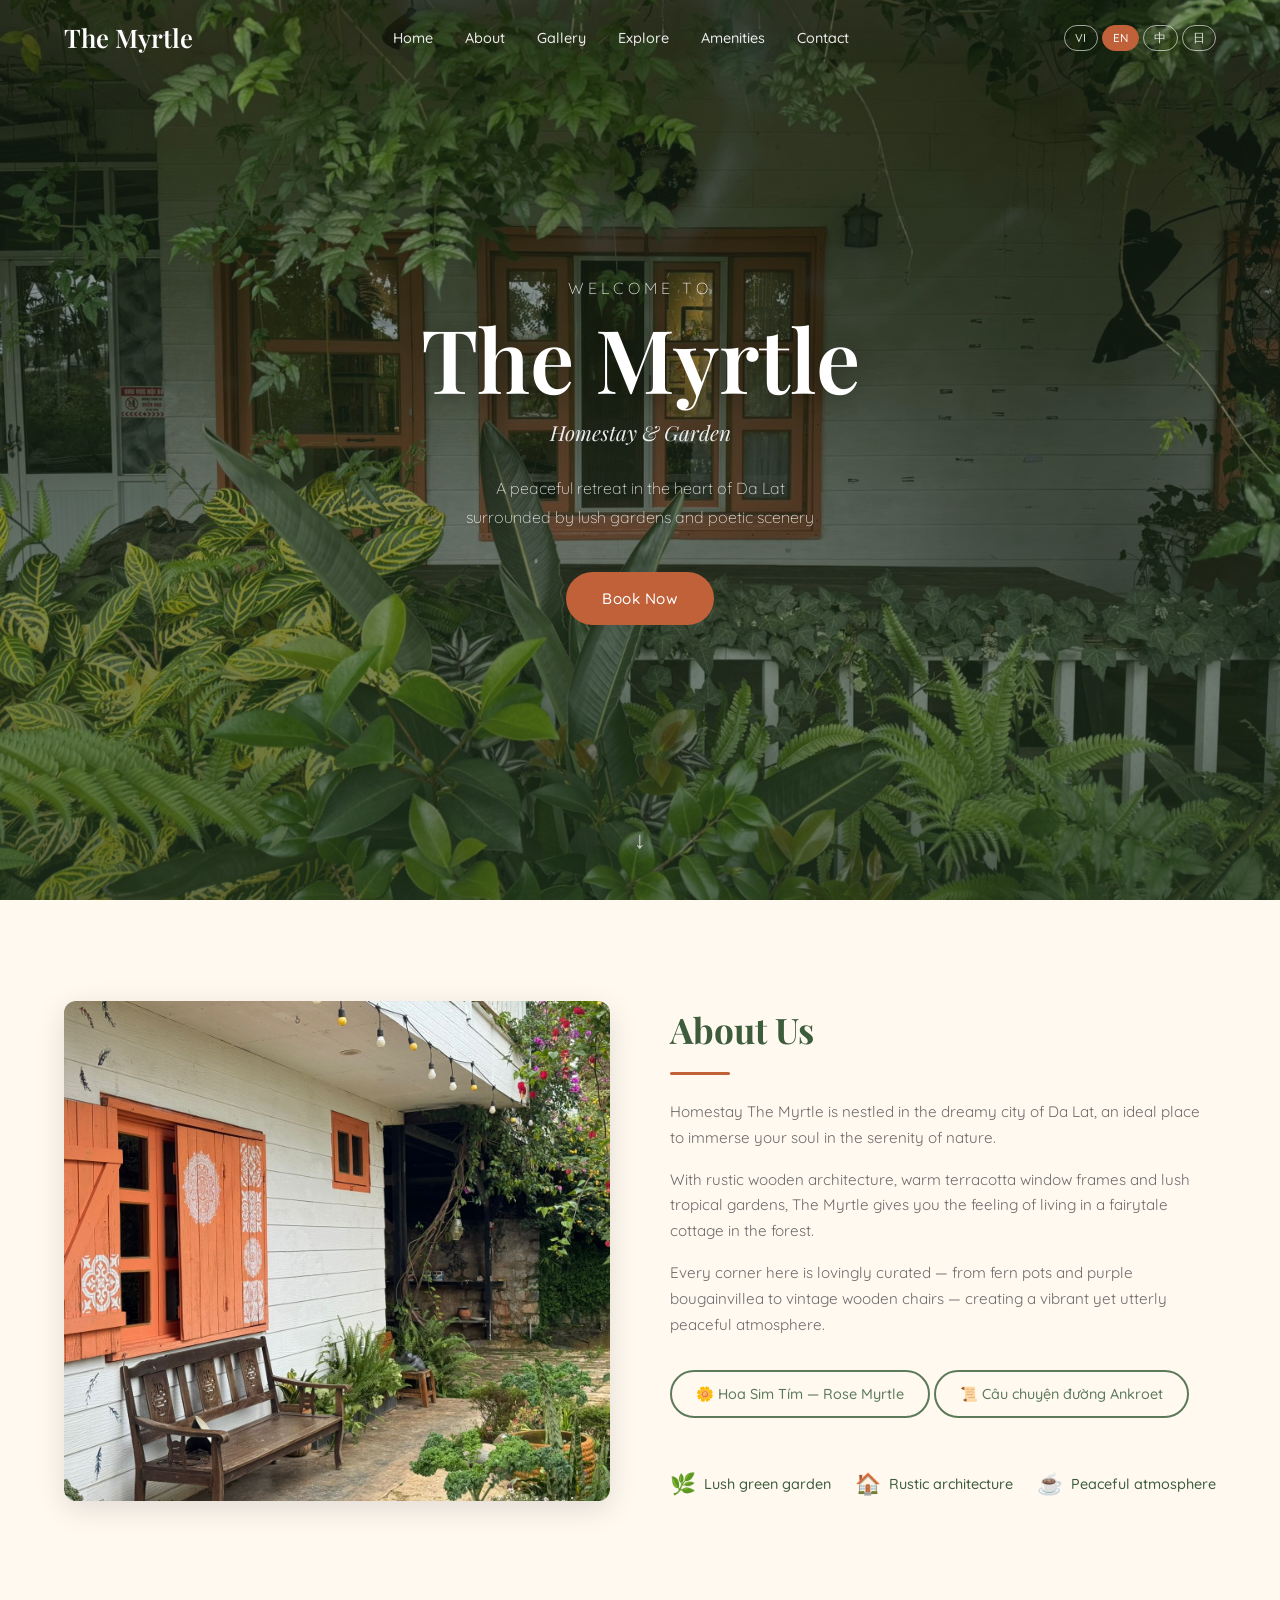
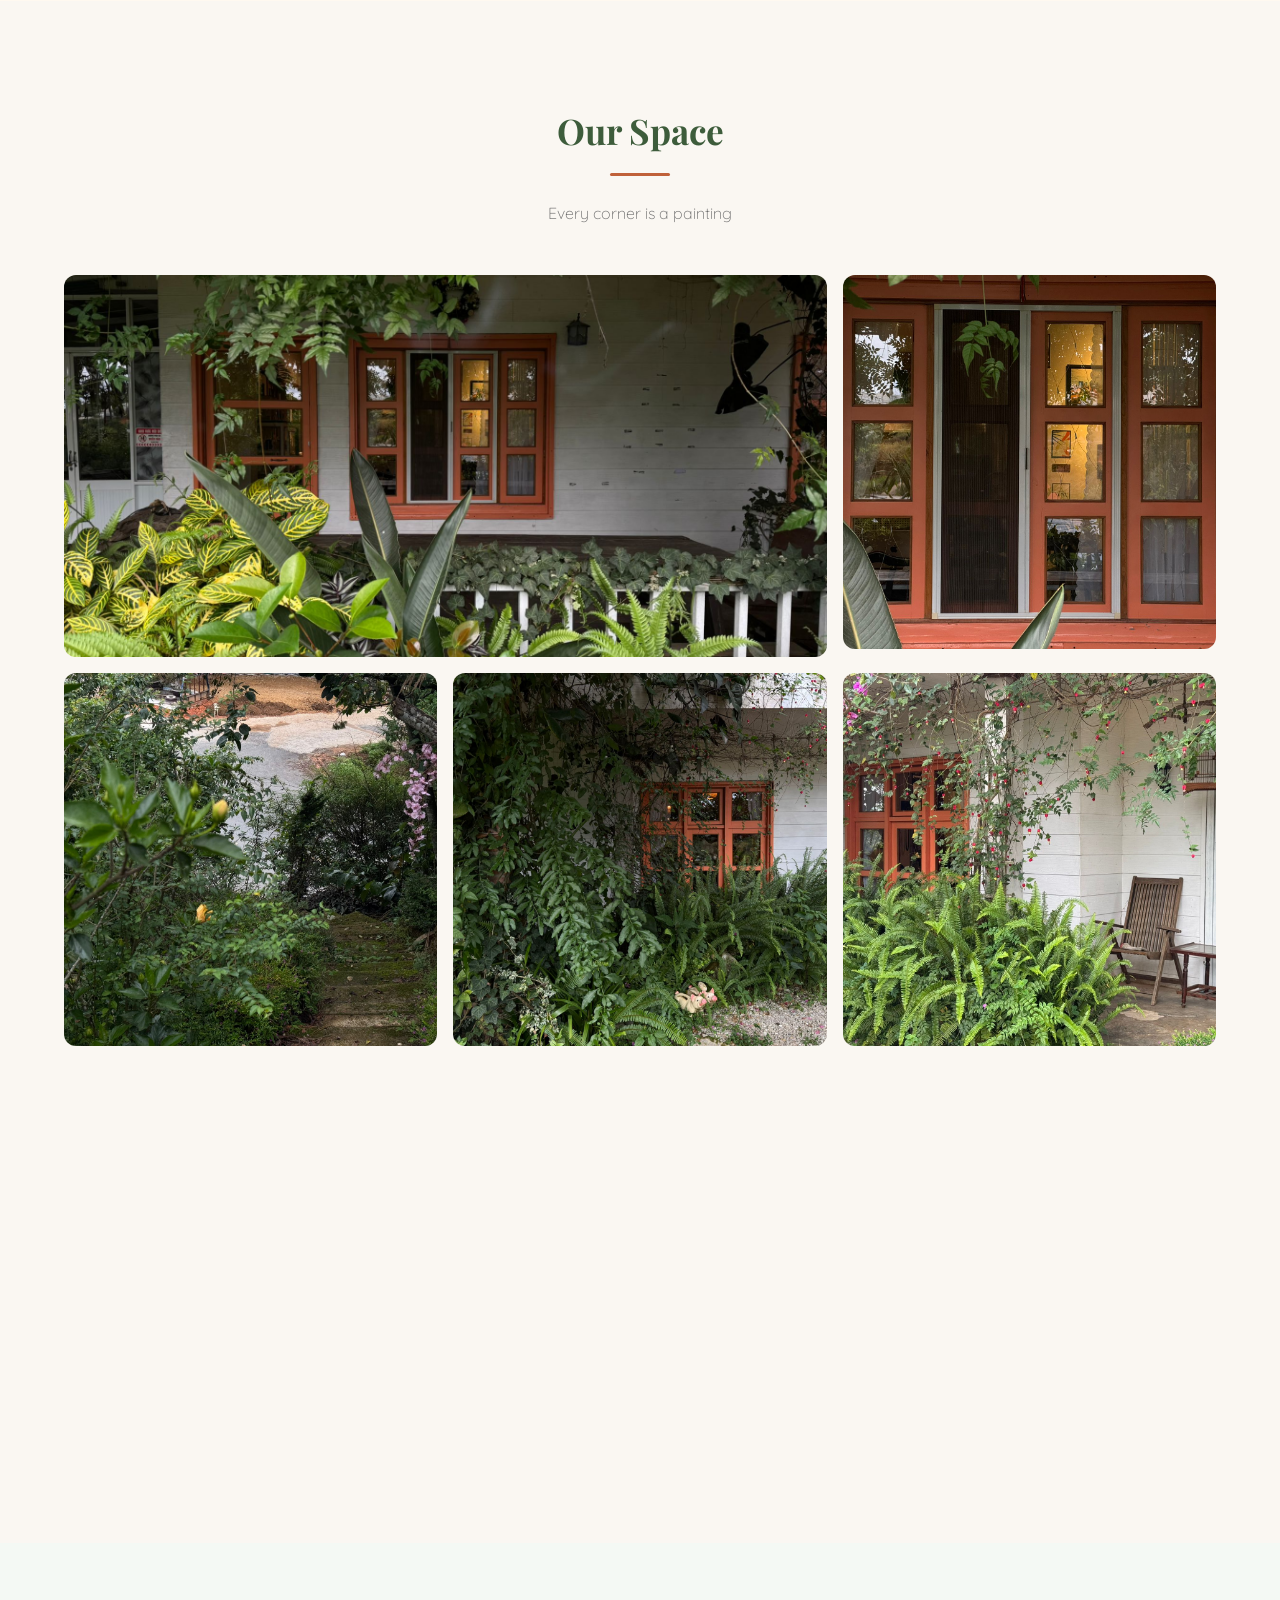
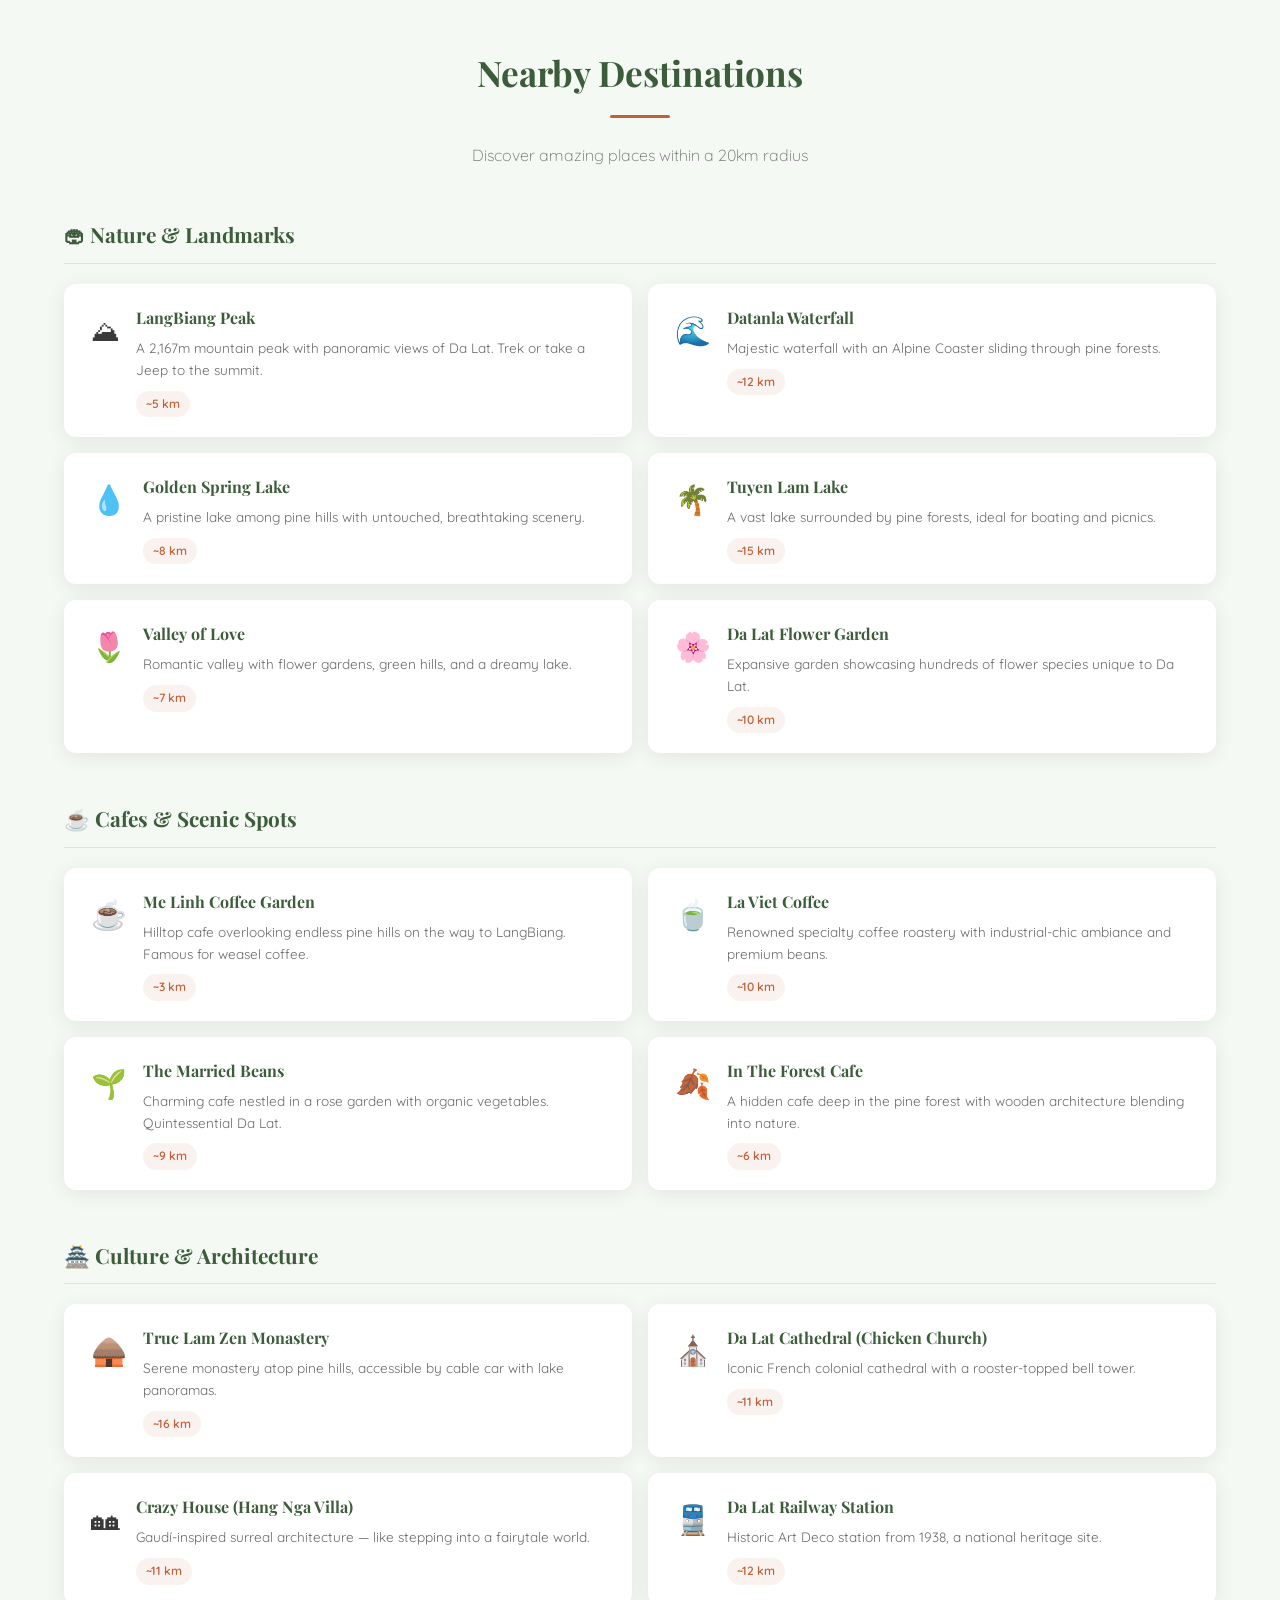
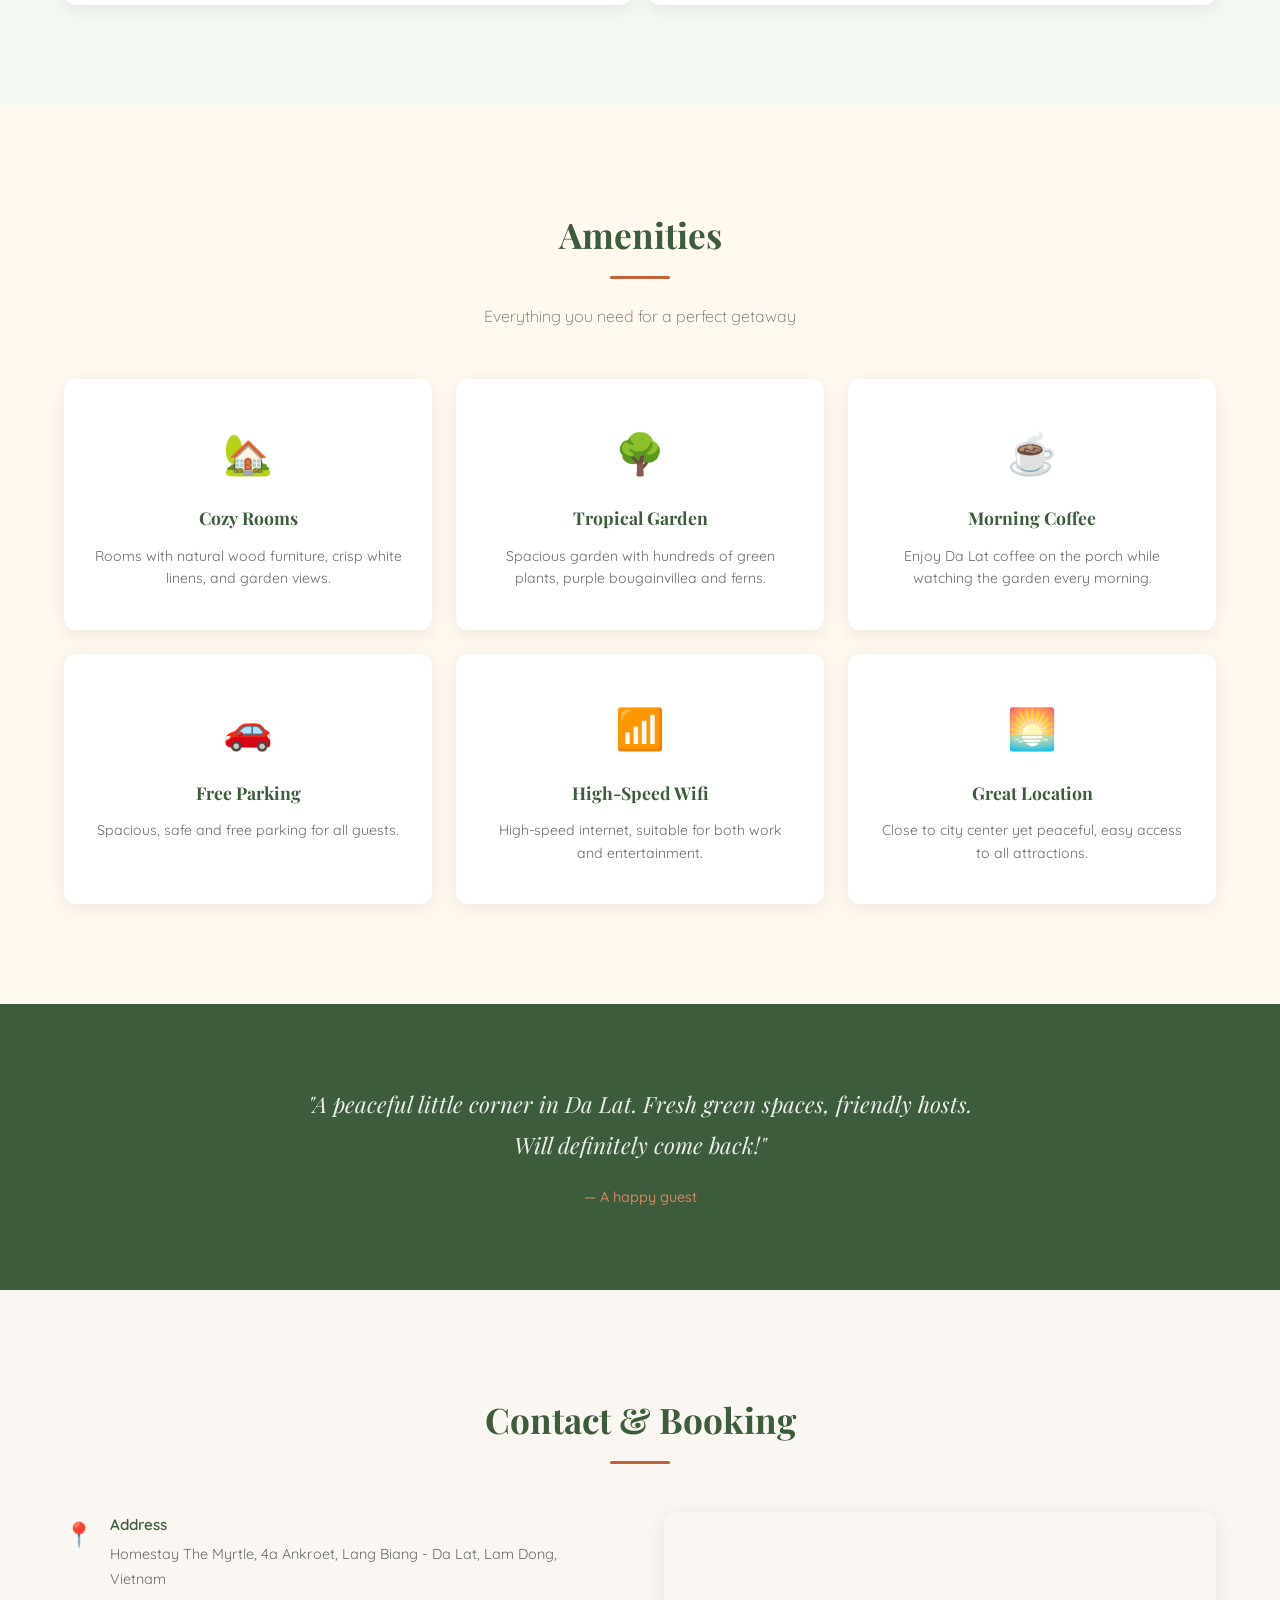
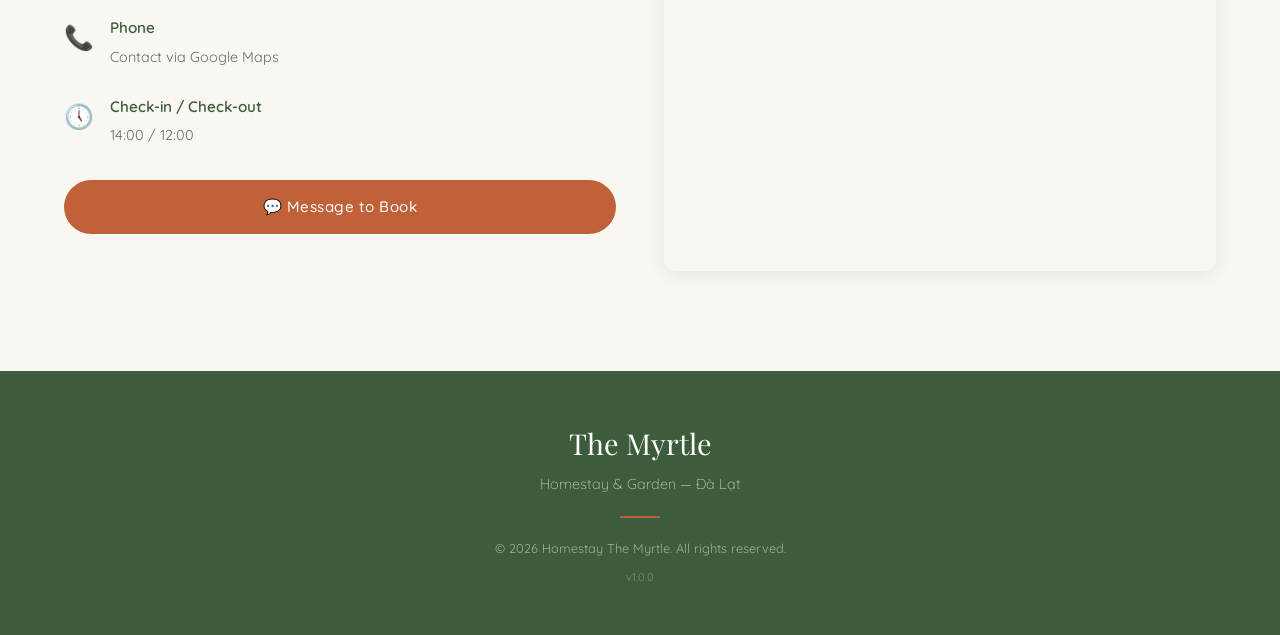
<file: index.html>
<!DOCTYPE html>
<html lang="vi">
<head>
    <meta charset="UTF-8">
    <meta name="viewport" content="width=device-width, initial-scale=1.0">
    <title>Homestay The Myrtle - Đà Lạt</title>
    <meta name="description" content="Homestay The Myrtle - Nơi nghỉ dưỡng yên bình giữa lòng Đà Lạt, bao quanh bởi vườn cây xanh mát và hoa lá thơ mộng.">

    <!-- Open Graph / Facebook -->
    <meta property="og:type" content="website">
    <meta property="og:title" content="Homestay The Myrtle - Đà Lạt">
    <meta property="og:description" content="Nơi nghỉ dưỡng yên bình giữa lòng Đà Lạt, bao quanh bởi vườn cây xanh mát và hoa lá thơ mộng.">
    <meta property="og:image" content="https://themyrtle.homes/images/og-image.jpg">
    <meta property="og:image:width" content="1200">
    <meta property="og:image:height" content="630">
    <meta property="og:locale" content="vi_VN">
    <meta property="og:site_name" content="Homestay The Myrtle">

    <!-- Twitter Card -->
    <meta name="twitter:card" content="summary_large_image">
    <meta name="twitter:title" content="Homestay The Myrtle - Đà Lạt">
    <meta name="twitter:description" content="Nơi nghỉ dưỡng yên bình giữa lòng Đà Lạt, bao quanh bởi vườn cây xanh mát và hoa lá thơ mộng.">
    <meta name="twitter:image" content="images/og-image.jpg">

    <link rel="icon" type="image/png" href="favicon.png">

    <link rel="preconnect" href="https://fonts.googleapis.com">
    <link rel="preconnect" href="https://fonts.gstatic.com" crossorigin>
    <link href="https://fonts.googleapis.com/css2?family=Playfair+Display:ital,wght@0,400;0,600;1,400&family=Quicksand:wght@300;400;500;600&family=Noto+Sans+JP:wght@300;400;500&family=Noto+Sans+SC:wght@300;400;500&display=swap" rel="stylesheet">
    <link rel="stylesheet" href="style.css">
</head>
<body>
    <!-- Navigation -->
    <nav class="navbar">
        <div class="nav-container">
            <a href="#home" class="nav-logo">The Myrtle</a>
            <ul class="nav-links">
                <li><a href="#home" data-i18n="nav.home">Trang chủ</a></li>
                <li><a href="#about" data-i18n="nav.about">Giới thiệu</a></li>
                <li><a href="#gallery" data-i18n="nav.gallery">Hình ảnh</a></li>
                <li><a href="#destinations" data-i18n="nav.destinations">Điểm đến</a></li>
                <li><a href="#amenities" data-i18n="nav.amenities">Tiện nghi</a></li>
                <li><a href="#contact" data-i18n="nav.contact">Liên hệ</a></li>
            </ul>
            <div class="lang-switcher">
                <button class="lang-btn active" data-lang="vi">VI</button>
                <button class="lang-btn" data-lang="en">EN</button>
                <button class="lang-btn" data-lang="zh">中</button>
                <button class="lang-btn" data-lang="ja">日</button>
            </div>
            <button class="nav-toggle" aria-label="Menu">
                <span></span>
                <span></span>
                <span></span>
            </button>
        </div>
    </nav>

    <!-- Hero Section -->
    <section id="home" class="hero">
        <div class="hero-overlay"></div>
        <div class="hero-content">
            <p class="hero-subtitle" data-i18n="hero.subtitle">Chào mừng đến với</p>
            <h1 class="hero-title">The Myrtle</h1>
            <p class="hero-tagline" data-i18n="hero.tagline">Homestay & Garden</p>
            <p class="hero-description" data-i18n="hero.description">Nơi nghỉ dưỡng yên bình giữa lòng Đà Lạt<br>bao quanh bởi vườn cây xanh mát và hoa lá thơ mộng</p>
            <a href="#contact" class="btn-primary" data-i18n="hero.cta">Đặt Phòng Ngay</a>
        </div>
        <div class="hero-scroll">
            <span>&#8595;</span>
        </div>
    </section>

    <!-- About Section -->
    <section id="about" class="about">
        <div class="container">
            <div class="about-grid">
                <div class="about-image">
                    <img src="images/rustic-bench.jpg" alt="Homestay The Myrtle - Góc sân thơ mộng">
                </div>
                <div class="about-content">
                    <h2 class="section-title" data-i18n="about.title">Về Chúng Tôi</h2>
                    <div class="title-divider"></div>
                    <p data-i18n="about.p1">Homestay The Myrtle tọa lạc tại thành phố Đà Lạt thơ mộng, là nơi lý tưởng để bạn tâm hồn hòa mình vào thiên nhiên yên bình.</p>
                    <p data-i18n="about.p2">Với kiến trúc gỗ mộc mạc, khung cửa sổ màu đất ấm áp cùng vườn cây nhiệt đới xanh mướt, The Myrtle mang đến cho bạn cảm giác như đang ở trong một ngôi nhà cổ tích giữa rừng.</p>
                    <p data-i18n="about.p3">Mỗi góc nhỏ tại đây đều được chăm chút từ từng chậu dương xỉ, những giàn hoa giấy tím đến những chiếc ghế gỗ vintage — tất cả tạo nên một không gian sống động nhưng vẫn rất đỗi bình yên.</p>
                    <a href="myrtle.html" class="btn-secondary">&#127804; Hoa Sim Tím — Rose Myrtle</a>
                    <a href="ankroet.html" class="btn-secondary">&#128220; Câu chuyện đường Ankroet</a>
                    <div class="about-features">
                        <div class="feature">
                            <span class="feature-icon">&#127807;</span>
                            <span data-i18n="about.f1">Vườn cây xanh mát</span>
                        </div>
                        <div class="feature">
                            <span class="feature-icon">&#127968;</span>
                            <span data-i18n="about.f2">Kiến trúc mộc mạc</span>
                        </div>
                        <div class="feature">
                            <span class="feature-icon">&#9749;</span>
                            <span data-i18n="about.f3">Không gian yên tĩnh</span>
                        </div>
                    </div>
                </div>
            </div>
        </div>
    </section>

    <!-- Gallery Section -->
    <section id="gallery" class="gallery">
        <div class="container">
            <h2 class="section-title text-center" data-i18n="gallery.title">Không Gian</h2>
            <div class="title-divider center"></div>
            <p class="section-subtitle" data-i18n="gallery.subtitle">Mỗi góc nhỏ là một bức tranh</p>
            <div class="gallery-grid">
                <div class="gallery-item large">
                    <img src="images/exterior-garden.jpg" alt="Mặt tiền homestay với vườn cây">
                    <div class="gallery-overlay">
                        <span data-i18n="gallery.img1">Mặt tiền xanh mát</span>
                    </div>
                </div>
                <div class="gallery-item">
                    <img src="images/hero-window.jpg" alt="Cửa sổ gỗ đặc trưng">
                    <div class="gallery-overlay">
                        <span data-i18n="gallery.img2">Cửa sổ gỗ vintage</span>
                    </div>
                </div>
                <div class="gallery-item">
                    <img src="images/garden-path.jpg" alt="Lối đi trong vườn">
                    <div class="gallery-overlay">
                        <span data-i18n="gallery.img3">Lối đi thơ mộng</span>
                    </div>
                </div>
                <div class="gallery-item">
                    <img src="images/fern-garden.jpg" alt="Vườn dương xỉ xanh mướt">
                    <div class="gallery-overlay">
                        <span data-i18n="gallery.img4">Vườn dương xỉ</span>
                    </div>
                </div>
                <div class="gallery-item">
                    <img src="images/porch-chair.jpg" alt="Hiên nhà với ghế gỗ">
                    <div class="gallery-overlay">
                        <span data-i18n="gallery.img5">Hiên nhà bình yên</span>
                    </div>
                </div>
                <div class="gallery-item large">
                    <img src="images/green-facade.jpg" alt="Góc nhà với cây leo">
                    <div class="gallery-overlay">
                        <span data-i18n="gallery.img6">Thiên nhiên bao quanh</span>
                    </div>
                </div>
                <div class="gallery-item">
                    <img src="images/bougainvillea-bench.jpg" alt="Ghế trắng dưới tán hoa giấy">
                    <div class="gallery-overlay">
                        <span data-i18n="gallery.img7">Góc đọc sách</span>
                    </div>
                </div>
            </div>
        </div>
    </section>

    <!-- Destinations Section -->
    <section id="destinations" class="destinations">
        <div class="container">
            <h2 class="section-title text-center" data-i18n="destinations.title">Điểm Đến Xung Quanh</h2>
            <div class="title-divider center"></div>
            <p class="section-subtitle" data-i18n="destinations.subtitle">Khám phá những địa điểm tuyệt vời trong bán kính 20km</p>

            <!-- Category: Nature -->
            <div class="dest-category">
                <h3 class="dest-category-title" data-i18n="destinations.nature">&#127967; Thiên nhiên & Danh lam</h3>
                <div class="dest-grid">
                    <div class="dest-card">
                        <div class="dest-icon">&#9968;</div>
                        <div class="dest-info">
                            <h4 data-i18n="destinations.langbiang.title">Đỉnh LangBiang</h4>
                            <p data-i18n="destinations.langbiang.desc">Đỉnh núi cao 2.167m với tầm nhìn toàn cảnh Đà Lạt. Trekking hoặc đi Jeep lên đỉnh.</p>
                            <span class="dest-distance" data-i18n="destinations.langbiang.dist">~5 km</span>
                        </div>
                    </div>
                    <div class="dest-card">
                        <div class="dest-icon">&#127754;</div>
                        <div class="dest-info">
                            <h4 data-i18n="destinations.datanla.title">Thác Datanla</h4>
                            <p data-i18n="destinations.datanla.desc">Thác nước hùng vĩ với máng trượt Alpine Coaster xuyên rừng thông.</p>
                            <span class="dest-distance" data-i18n="destinations.datanla.dist">~12 km</span>
                        </div>
                    </div>
                    <div class="dest-card">
                        <div class="dest-icon">&#128167;</div>
                        <div class="dest-info">
                            <h4 data-i18n="destinations.suoivang.title">Hồ Suối Vàng (Golden Spring Lake)</h4>
                            <p data-i18n="destinations.suoivang.desc">Hồ nước nguyên sơ giữa đồi thông, phong cảnh hoang sơ tuyệt đẹp.</p>
                            <span class="dest-distance" data-i18n="destinations.suoivang.dist">~8 km</span>
                        </div>
                    </div>
                    <div class="dest-card">
                        <div class="dest-icon">&#127796;</div>
                        <div class="dest-info">
                            <h4 data-i18n="destinations.tuyenlam.title">Hồ Tuyền Lâm</h4>
                            <p data-i18n="destinations.tuyenlam.desc">Hồ nước rộng lớn bao quanh bởi rừng thông, lý tưởng cho chèo thuyền và picnic.</p>
                            <span class="dest-distance" data-i18n="destinations.tuyenlam.dist">~15 km</span>
                        </div>
                    </div>
                    <div class="dest-card">
                        <div class="dest-icon">&#127799;</div>
                        <div class="dest-info">
                            <h4 data-i18n="destinations.valleylove.title">Thung Lũng Tình Yêu</h4>
                            <p data-i18n="destinations.valleylove.desc">Thung lũng lãng mạn với vườn hoa, đồi cỏ xanh và hồ nước thơ mộng.</p>
                            <span class="dest-distance" data-i18n="destinations.valleylove.dist">~7 km</span>
                        </div>
                    </div>
                    <div class="dest-card">
                        <div class="dest-icon">&#127800;</div>
                        <div class="dest-info">
                            <h4 data-i18n="destinations.flower.title">Vườn Hoa Đà Lạt</h4>
                            <p data-i18n="destinations.flower.desc">Vườn hoa rộng lớn trưng bày hàng trăm loài hoa đặc trưng của Đà Lạt.</p>
                            <span class="dest-distance" data-i18n="destinations.flower.dist">~10 km</span>
                        </div>
                    </div>
                </div>
            </div>

            <!-- Category: Cafe -->
            <div class="dest-category">
                <h3 class="dest-category-title" data-i18n="destinations.cafes">&#9749; Cà phê & Quán xinh</h3>
                <div class="dest-grid">
                    <div class="dest-card">
                        <div class="dest-icon">&#9749;</div>
                        <div class="dest-info">
                            <h4 data-i18n="destinations.melinh.title">Mê Linh Coffee Garden</h4>
                            <p data-i18n="destinations.melinh.desc">Quán cà phê view đồi thông bạt ngàn, nằm trên đường đi LangBiang. Cà phê chồn nổi tiếng.</p>
                            <span class="dest-distance" data-i18n="destinations.melinh.dist">~3 km</span>
                        </div>
                    </div>
                    <div class="dest-card">
                        <div class="dest-icon">&#127861;</div>
                        <div class="dest-info">
                            <h4 data-i18n="destinations.laviet.title">La Viet Coffee</h4>
                            <p data-i18n="destinations.laviet.desc">Quán cà phê specialty nổi tiếng với không gian xưởng rang và cà phê chất lượng cao.</p>
                            <span class="dest-distance" data-i18n="destinations.laviet.dist">~10 km</span>
                        </div>
                    </div>
                    <div class="dest-card">
                        <div class="dest-icon">&#127793;</div>
                        <div class="dest-info">
                            <h4 data-i18n="destinations.bonjour.title">The Married Beans</h4>
                            <p data-i18n="destinations.bonjour.desc">Quán cà phê giữa vườn hồng và rau organic, không gian Đà Lạt chính hiệu.</p>
                            <span class="dest-distance" data-i18n="destinations.bonjour.dist">~9 km</span>
                        </div>
                    </div>
                    <div class="dest-card">
                        <div class="dest-icon">&#127810;</div>
                        <div class="dest-info">
                            <h4 data-i18n="destinations.inne.title">In The Forest Cafe</h4>
                            <p data-i18n="destinations.inne.desc">Quán cà phê ẩn mình giữa rừng thông, kiến trúc gỗ hòa quyện với thiên nhiên.</p>
                            <span class="dest-distance" data-i18n="destinations.inne.dist">~6 km</span>
                        </div>
                    </div>
                </div>
            </div>

            <!-- Category: Culture -->
            <div class="dest-category">
                <h3 class="dest-category-title" data-i18n="destinations.culture">&#127983; Văn hóa & Kiến trúc</h3>
                <div class="dest-grid">
                    <div class="dest-card">
                        <div class="dest-icon">&#128726;</div>
                        <div class="dest-info">
                            <h4 data-i18n="destinations.truclam.title">Thiền viện Trúc Lâm</h4>
                            <p data-i18n="destinations.truclam.desc">Thiền viện yên tĩnh trên đồi thông, đi cáp treo ngắm toàn cảnh hồ Tuyền Lâm.</p>
                            <span class="dest-distance" data-i18n="destinations.truclam.dist">~16 km</span>
                        </div>
                    </div>
                    <div class="dest-card">
                        <div class="dest-icon">&#9962;</div>
                        <div class="dest-info">
                            <h4 data-i18n="destinations.cathedral.title">Nhà thờ Con Gà (Đà Lạt Cathedral)</h4>
                            <p data-i18n="destinations.cathedral.desc">Nhà thờ cổ biểu tượng của Đà Lạt, kiến trúc Pháp với tháp chuông hình con gà.</p>
                            <span class="dest-distance" data-i18n="destinations.cathedral.dist">~11 km</span>
                        </div>
                    </div>
                    <div class="dest-card">
                        <div class="dest-icon">&#127960;</div>
                        <div class="dest-info">
                            <h4 data-i18n="destinations.crazyhouse.title">Crazy House (Biệt thự Hằng Nga)</h4>
                            <p data-i18n="destinations.crazyhouse.desc">Công trình kiến trúc độc đáo lấy cảm hứng từ Gaudí, như bước vào thế giới cổ tích.</p>
                            <span class="dest-distance" data-i18n="destinations.crazyhouse.dist">~11 km</span>
                        </div>
                    </div>
                    <div class="dest-card">
                        <div class="dest-icon">&#128646;</div>
                        <div class="dest-info">
                            <h4 data-i18n="destinations.trainstation.title">Ga xe lửa Đà Lạt</h4>
                            <p data-i18n="destinations.trainstation.desc">Nhà ga cổ phong cách Art Deco từ 1938, di tích lịch sử quốc gia.</p>
                            <span class="dest-distance" data-i18n="destinations.trainstation.dist">~12 km</span>
                        </div>
                    </div>
                </div>
            </div>
        </div>
    </section>

    <!-- Amenities Section -->
    <section id="amenities" class="amenities">
        <div class="container">
            <h2 class="section-title text-center" data-i18n="amenities.title">Tiện Nghi</h2>
            <div class="title-divider center"></div>
            <p class="section-subtitle" data-i18n="amenities.subtitle">Mọi thứ bạn cần cho kỳ nghỉ hoàn hảo</p>
            <div class="amenities-grid">
                <div class="amenity-card">
                    <div class="amenity-icon">&#127969;</div>
                    <h3 data-i18n="amenities.room.title">Phòng Nghỉ Ấm Cúng</h3>
                    <p data-i18n="amenities.room.desc">Phòng nghỉ với nội thất gỗ tự nhiên, chăn ga trắng tinh, view vườn cây xanh mát.</p>
                </div>
                <div class="amenity-card">
                    <div class="amenity-icon">&#127795;</div>
                    <h3 data-i18n="amenities.garden.title">Vườn Cây Nhiệt Đới</h3>
                    <p data-i18n="amenities.garden.desc">Vườn cây rộng rãi với hàng trăm loài cây xanh, hoa giấy tím và dương xỉ.</p>
                </div>
                <div class="amenity-card">
                    <div class="amenity-icon">&#9749;</div>
                    <h3 data-i18n="amenities.coffee.title">Cà Phê Sáng</h3>
                    <p data-i18n="amenities.coffee.desc">Thưởng thức cà phê Đà Lạt ngay tại hiên nhà, ngắm nhìn vườn cây mỗi buổi sớm.</p>
                </div>
                <div class="amenity-card">
                    <div class="amenity-icon">&#128663;</div>
                    <h3 data-i18n="amenities.parking.title">Bãi Đỗ Xe</h3>
                    <p data-i18n="amenities.parking.desc">Bãi đỗ xe rộng rãi, an toàn và miễn phí cho khách lưu trú.</p>
                </div>
                <div class="amenity-card">
                    <div class="amenity-icon">&#128246;</div>
                    <h3 data-i18n="amenities.wifi.title">Wifi Tốc Độ Cao</h3>
                    <p data-i18n="amenities.wifi.desc">Kết nối internet tốc độ cao, phù hợp cho cả làm việc và giải trí.</p>
                </div>
                <div class="amenity-card">
                    <div class="amenity-icon">&#127749;</div>
                    <h3 data-i18n="amenities.location.title">Vị Trí Thuận Tiện</h3>
                    <p data-i18n="amenities.location.desc">Gần trung tâm thành phố nhưng vẫn yên tĩnh, dễ dàng di chuyển đến các địa điểm.</p>
                </div>
            </div>
        </div>
    </section>

    <!-- Testimonial Section -->
    <section class="testimonial">
        <div class="container">
            <div class="testimonial-content">
                <blockquote data-i18n="testimonial.quote">
                    "Một góc nhỏ bình yên giữa Đà Lạt. Không gian xanh mát, chủ nhà thân thiện. Chắc chắn sẽ quay lại!"
                </blockquote>
                <p class="testimonial-author" data-i18n="testimonial.author">— Khách lưu trú</p>
            </div>
        </div>
    </section>

    <!-- Contact Section -->
    <section id="contact" class="contact">
        <div class="container">
            <h2 class="section-title text-center" data-i18n="contact.title">Liên Hệ & Đặt Phòng</h2>
            <div class="title-divider center"></div>
            <div class="contact-grid">
                <div class="contact-info">
                    <div class="contact-item">
                        <span class="contact-icon">&#128205;</span>
                        <div>
                            <h4 data-i18n="contact.address.label">Địa chỉ</h4>
                            <p data-i18n="contact.address.value">Homestay The Myrtle, 4a Ankroet, Lang Biang - Đà Lạt, Lâm Đồng, Vietnam</p>
                        </div>
                    </div>
                    <div class="contact-item">
                        <span class="contact-icon">&#128222;</span>
                        <div>
                            <h4 data-i18n="contact.phone.label">Điện thoại</h4>
                            <p data-i18n="contact.phone.value">Liên hệ qua Google Maps</p>
                        </div>
                    </div>
                    <div class="contact-item">
                        <span class="contact-icon">&#128340;</span>
                        <div>
                            <h4>Check-in / Check-out</h4>
                            <p>14:00 / 12:00</p>
                        </div>
                    </div>
                    <a href="https://www.facebook.com/themyrtlehome" target="_blank" rel="noopener noreferrer" class="btn-primary btn-map" data-i18n="contact.booking_btn">&#128172; Nhắn Tin Đặt Phòng</a>
                </div>
                <div class="contact-map">
                    <iframe
                        src="https://www.google.com/maps/embed?pb=!1m18!1m12!1m3!1d3903.1!2d108.4168157!3d11.9725843!2m3!1f0!2f0!3f0!3m2!1i1024!2i768!4f13.1!3m3!1m2!1s0x31716d793a5ad1bb%3A0xd0a65afb37c27622!2sHomestay%20The%20Myrtle!5e0!3m2!1svi!2s!4v1717100000000"
                        width="100%"
                        height="350"
                        style="border:0; border-radius: 12px;"
                        allowfullscreen=""
                        loading="lazy"
                        referrerpolicy="no-referrer-when-downgrade">
                    </iframe>
                </div>
            </div>
        </div>
    </section>

    <!-- Footer -->
    <footer class="footer">
        <div class="container">
            <div class="footer-content">
                <div class="footer-logo">The Myrtle</div>
                <p class="footer-tagline">Homestay & Garden — Đà Lạt</p>
                <div class="footer-divider"></div>
                <p class="footer-copy">&copy; 2026 Homestay The Myrtle. All rights reserved.</p>
                <p class="footer-version">v1.0.0</p>
            </div>
        </div>
    </footer>

    <script src="i18n.js"></script>
    <script src="script.js"></script>
</body>
</html>
</file>
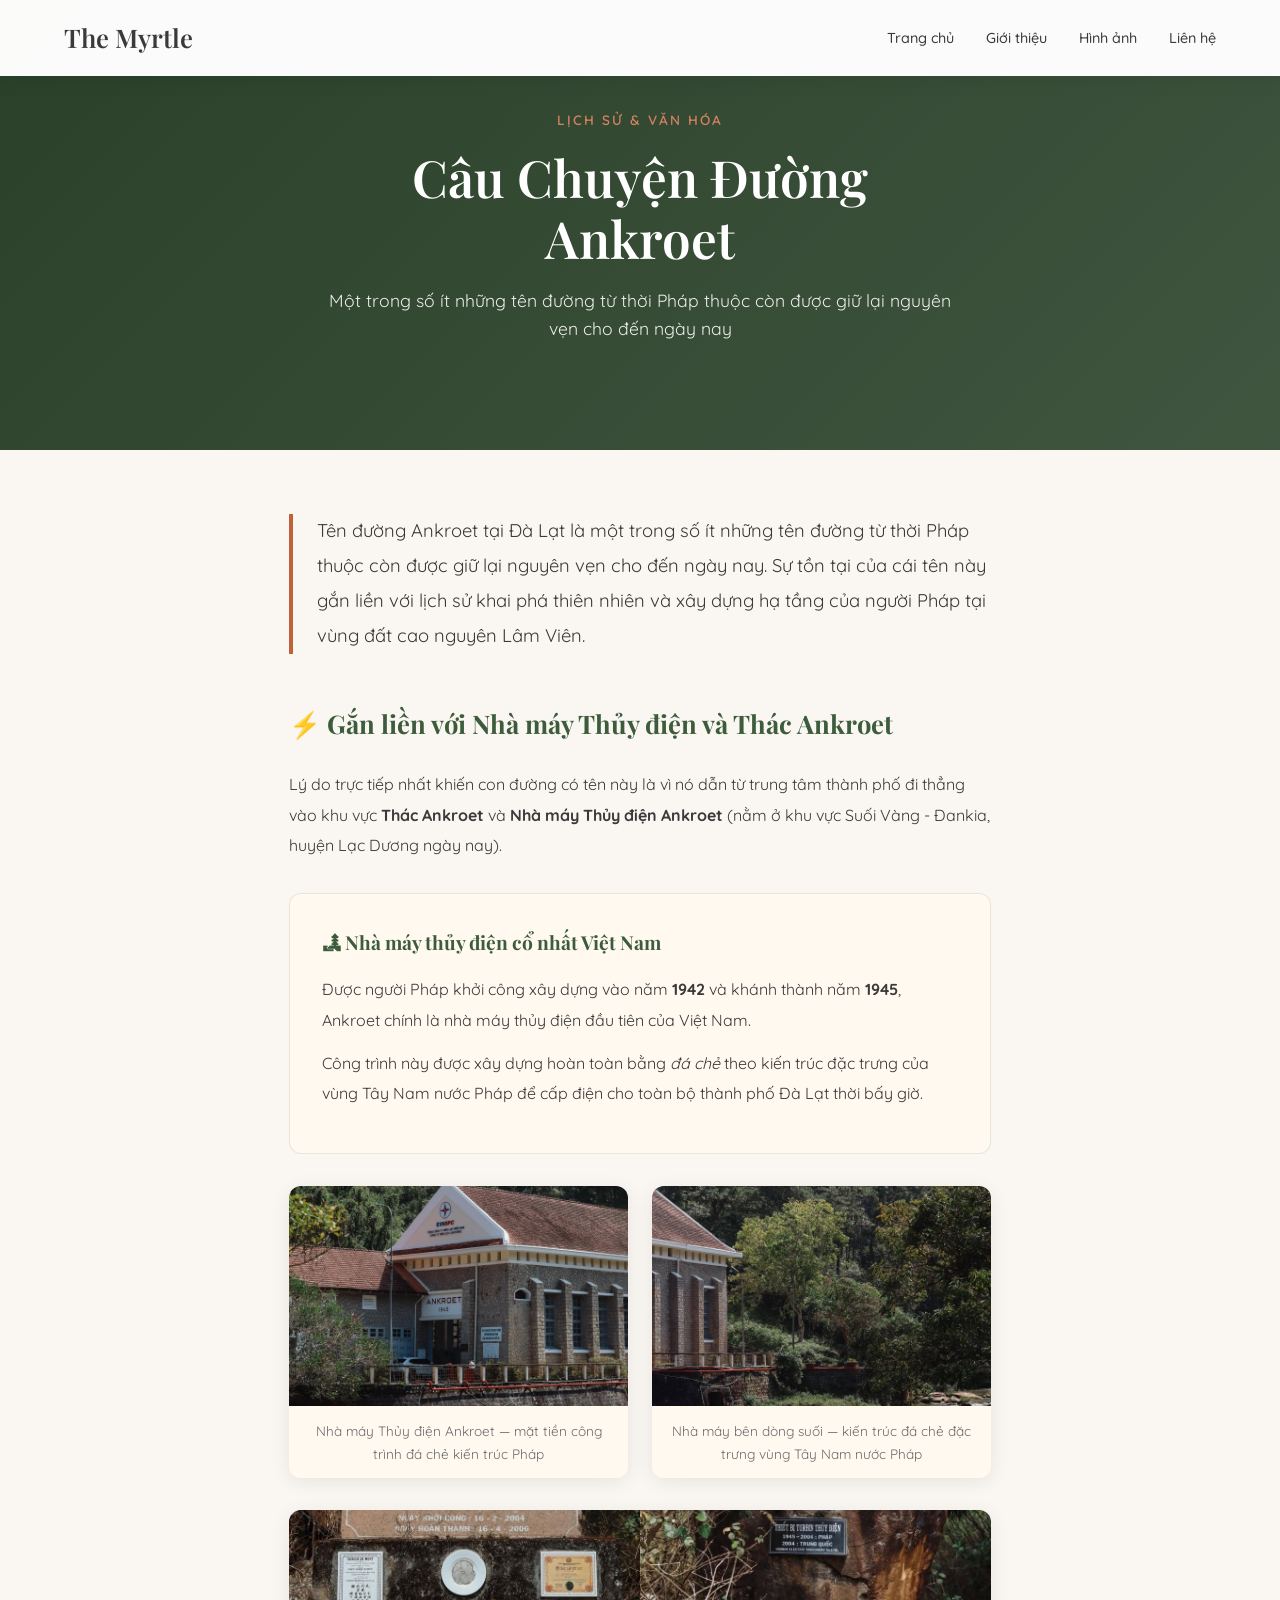
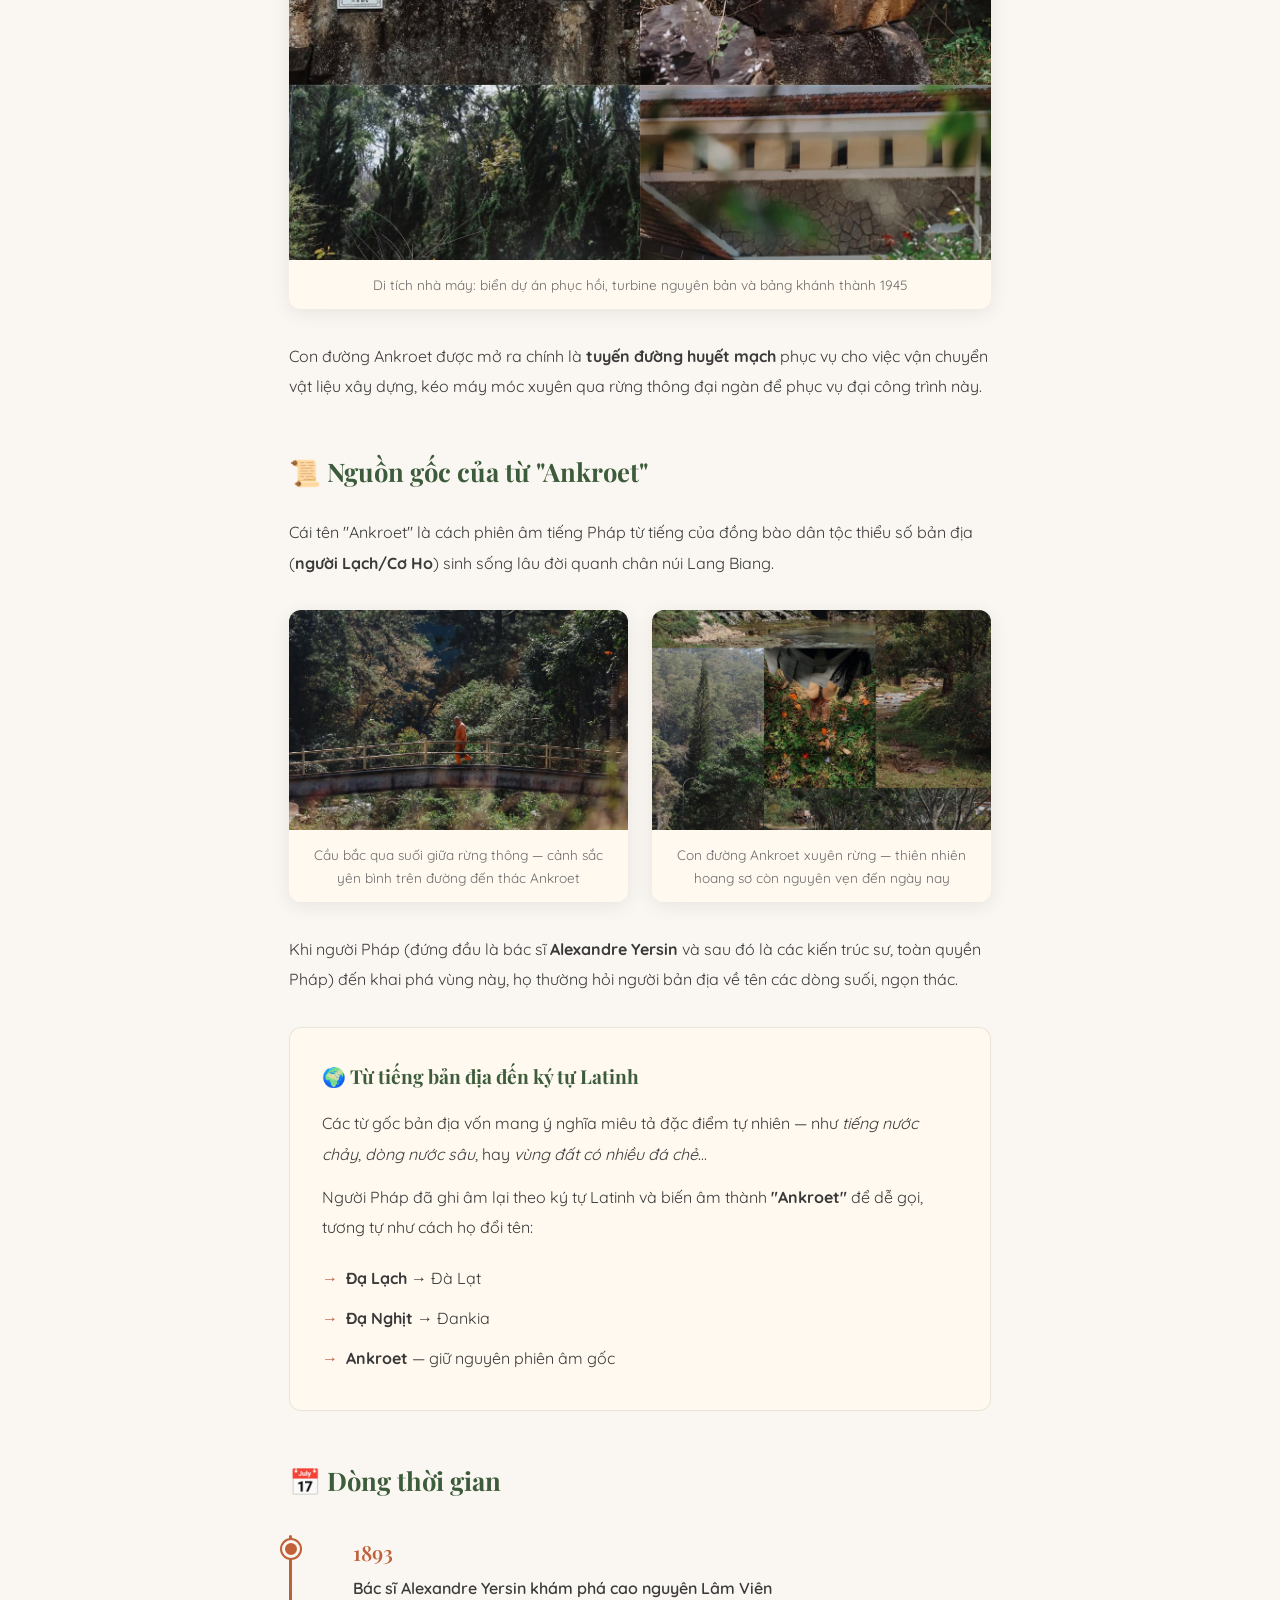
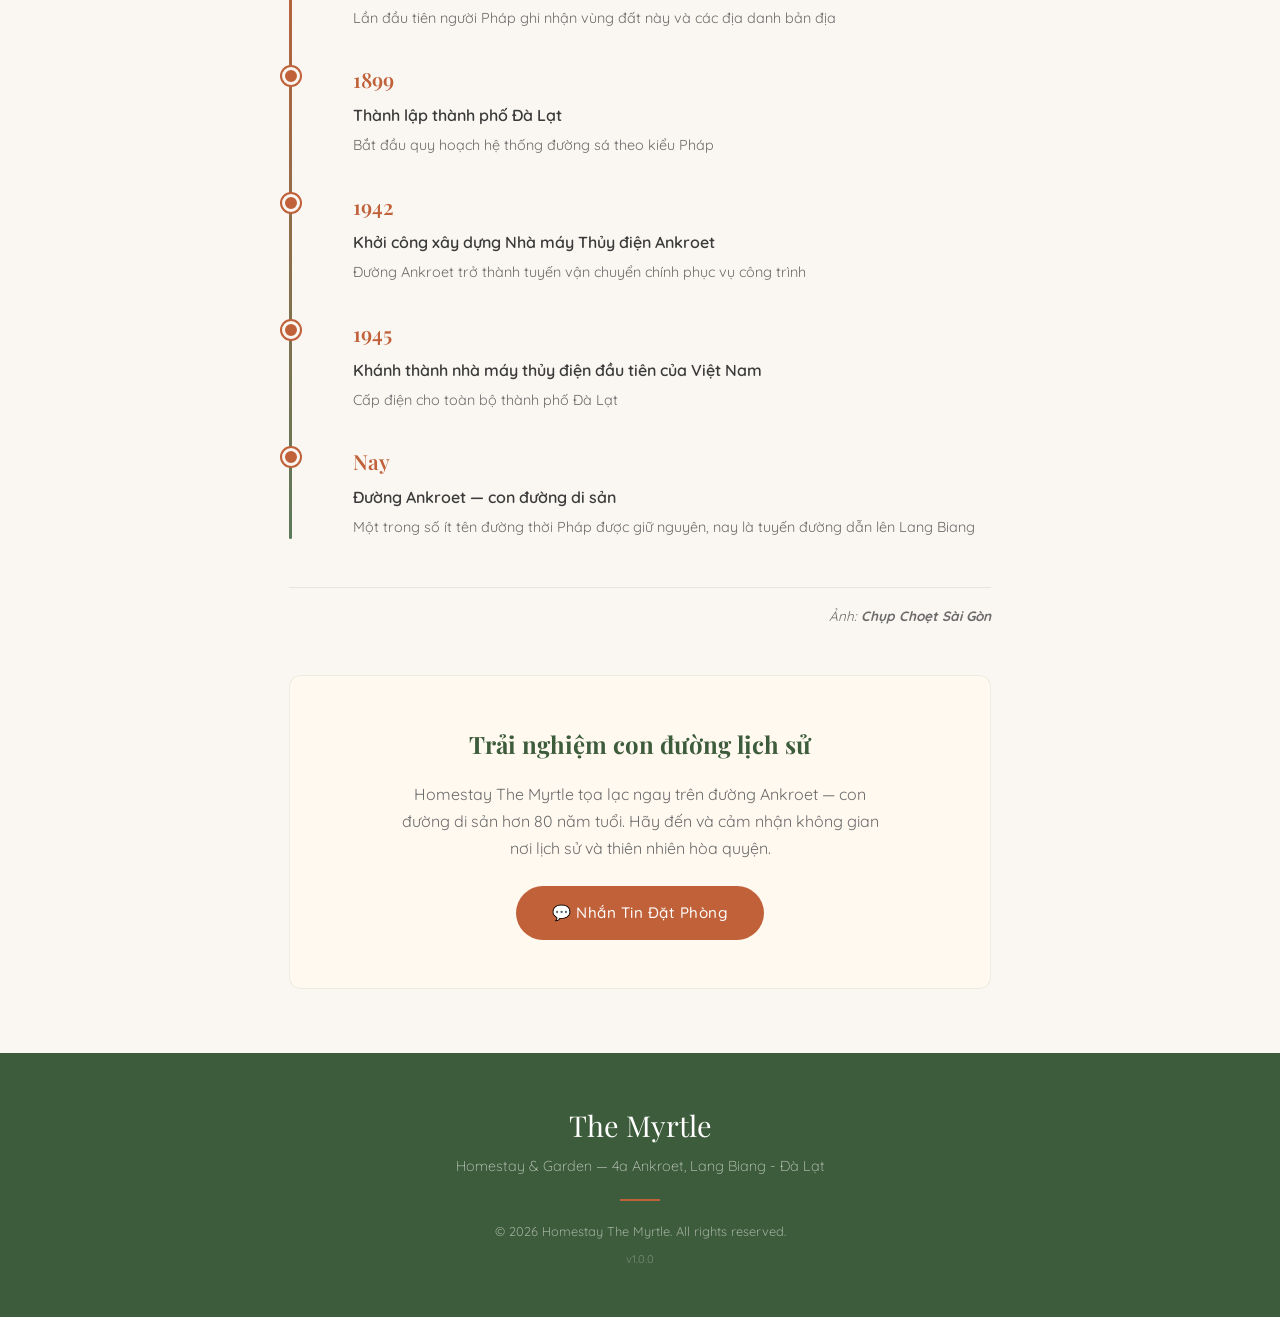
<file: ankroet.html>
<!DOCTYPE html>
<html lang="vi">
<head>
    <meta charset="UTF-8">
    <meta name="viewport" content="width=device-width, initial-scale=1.0">
    <title>Câu chuyện đường Ankroet - Homestay The Myrtle</title>
    <meta name="description" content="Khám phá lịch sử con đường Ankroet - tuyến đường từ thời Pháp thuộc dẫn đến nhà máy thủy điện cổ nhất Việt Nam.">

    <link rel="icon" type="image/png" href="favicon.png">

    <!-- Open Graph -->
    <meta property="og:type" content="article">
    <meta property="og:title" content="Câu chuyện đường Ankroet - Đà Lạt">
    <meta property="og:description" content="Tên đường Ankroet là một trong số ít những tên đường từ thời Pháp thuộc còn được giữ lại nguyên vẹn cho đến ngày nay.">
    <meta property="og:image" content="https://themyrtle.homes/images/ankroet-1.jpg">

    <link rel="preconnect" href="https://fonts.googleapis.com">
    <link rel="preconnect" href="https://fonts.gstatic.com" crossorigin>
    <link href="https://fonts.googleapis.com/css2?family=Playfair+Display:ital,wght@0,400;0,600;1,400&family=Quicksand:wght@300;400;500;600&family=Noto+Sans+JP:wght@300;400;500&family=Noto+Sans+SC:wght@300;400;500&display=swap" rel="stylesheet">
    <link rel="stylesheet" href="style.css">
    <link rel="stylesheet" href="ankroet.css">
</head>
<body>
    <!-- Navigation -->
    <nav class="navbar navbar-solid">
        <div class="nav-container">
            <a href="index.html" class="nav-logo">The Myrtle</a>
            <ul class="nav-links">
                <li><a href="index.html">Trang chủ</a></li>
                <li><a href="index.html#about">Giới thiệu</a></li>
                <li><a href="index.html#gallery">Hình ảnh</a></li>
                <li><a href="index.html#contact">Liên hệ</a></li>
            </ul>
            <button class="nav-toggle" aria-label="Menu">
                <span></span>
                <span></span>
                <span></span>
            </button>
        </div>
    </nav>

    <!-- Article Header -->
    <section class="article-hero">
        <div class="article-hero-overlay"></div>
        <div class="article-hero-content">
            <p class="article-category">Lịch sử & Văn hóa</p>
            <h1>Câu Chuyện Đường Ankroet</h1>
            <p class="article-intro">Một trong số ít những tên đường từ thời Pháp thuộc còn được giữ lại nguyên vẹn cho đến ngày nay</p>
        </div>
    </section>

    <!-- Article Content -->
    <article class="article">
        <div class="container article-container">

            <div class="article-lead">
                <p>Tên đường Ankroet tại Đà Lạt là một trong số ít những tên đường từ thời Pháp thuộc còn được giữ lại nguyên vẹn cho đến ngày nay. Sự tồn tại của cái tên này gắn liền với lịch sử khai phá thiên nhiên và xây dựng hạ tầng của người Pháp tại vùng đất cao nguyên Lâm Viên.</p>
            </div>

            <!-- Section 1 -->
            <section class="article-section">
                <h2>&#9889; Gắn liền với Nhà máy Thủy điện và Thác Ankroet</h2>

                <p>Lý do trực tiếp nhất khiến con đường có tên này là vì nó dẫn từ trung tâm thành phố đi thẳng vào khu vực <strong>Thác Ankroet</strong> và <strong>Nhà máy Thủy điện Ankroet</strong> (nằm ở khu vực Suối Vàng - Đankia, huyện Lạc Dương ngày nay).</p>

                <div class="article-highlight">
                    <h3>&#127966; Nhà máy thủy điện cổ nhất Việt Nam</h3>
                    <p>Được người Pháp khởi công xây dựng vào năm <strong>1942</strong> và khánh thành năm <strong>1945</strong>, Ankroet chính là nhà máy thủy điện đầu tiên của Việt Nam.</p>
                    <p>Công trình này được xây dựng hoàn toàn bằng <em>đá chẻ</em> theo kiến trúc đặc trưng của vùng Tây Nam nước Pháp để cấp điện cho toàn bộ thành phố Đà Lạt thời bấy giờ.</p>
                </div>

                <div class="article-image-grid">
                    <figure>
                        <img src="images/ankroet-1.jpg" alt="Nhà máy thủy điện Ankroet - mặt tiền công trình đá chẻ với chữ ANKROET 1943">
                        <figcaption>Nhà máy Thủy điện Ankroet — mặt tiền công trình đá chẻ kiến trúc Pháp</figcaption>
                    </figure>
                    <figure>
                        <img src="images/ankroet-4.jpg" alt="Nhà máy thủy điện Ankroet nhìn từ bên suối">
                        <figcaption>Nhà máy bên dòng suối — kiến trúc đá chẻ đặc trưng vùng Tây Nam nước Pháp</figcaption>
                    </figure>
                </div>

                <div class="article-image-single">
                    <figure>
                        <img src="images/ankroet-3.jpg" alt="Biển dự án phục hồi nhà máy thủy điện Ankroet, turbine cũ và bảng ANKROET 1945">
                        <figcaption>Di tích nhà máy: biển dự án phục hồi, turbine nguyên bản và bảng khánh thành 1945</figcaption>
                    </figure>
                </div>

                <p>Con đường Ankroet được mở ra chính là <strong>tuyến đường huyết mạch</strong> phục vụ cho việc vận chuyển vật liệu xây dựng, kéo máy móc xuyên qua rừng thông đại ngàn để phục vụ đại công trình này.</p>
            </section>

            <!-- Section 2 -->
            <section class="article-section">
                <h2>&#128220; Nguồn gốc của từ "Ankroet"</h2>

                <p>Cái tên "Ankroet" là cách phiên âm tiếng Pháp từ tiếng của đồng bào dân tộc thiểu số bản địa (<strong>người Lạch/Cơ Ho</strong>) sinh sống lâu đời quanh chân núi Lang Biang.</p>

                <div class="article-image-grid">
                    <figure>
                        <img src="images/ankroet-2.jpg" alt="Cầu bắc qua suối giữa rừng thông khu vực Ankroet">
                        <figcaption>Cầu bắc qua suối giữa rừng thông — cảnh sắc yên bình trên đường đến thác Ankroet</figcaption>
                    </figure>
                    <figure>
                        <img src="images/ankroet-5.jpg" alt="Con đường Ankroet xuyên rừng thông và thiên nhiên hoang sơ">
                        <figcaption>Con đường Ankroet xuyên rừng — thiên nhiên hoang sơ còn nguyên vẹn đến ngày nay</figcaption>
                    </figure>
                </div>

                <p>Khi người Pháp (đứng đầu là bác sĩ <strong>Alexandre Yersin</strong> và sau đó là các kiến trúc sư, toàn quyền Pháp) đến khai phá vùng này, họ thường hỏi người bản địa về tên các dòng suối, ngọn thác.</p>

                <div class="article-highlight">
                    <h3>&#127757; Từ tiếng bản địa đến ký tự Latinh</h3>
                    <p>Các từ gốc bản địa vốn mang ý nghĩa miêu tả đặc điểm tự nhiên — như <em>tiếng nước chảy</em>, <em>dòng nước sâu</em>, hay <em>vùng đất có nhiều đá chẻ</em>...</p>
                    <p>Người Pháp đã ghi âm lại theo ký tự Latinh và biến âm thành <strong>"Ankroet"</strong> để dễ gọi, tương tự như cách họ đổi tên:</p>
                    <ul>
                        <li><strong>Đạ Lạch</strong> → Đà Lạt</li>
                        <li><strong>Đạ Nghịt</strong> → Đankia</li>
                        <li><strong>Ankroet</strong> — giữ nguyên phiên âm gốc</li>
                    </ul>
                </div>
            </section>

            <!-- Timeline -->
            <section class="article-section">
                <h2>&#128197; Dòng thời gian</h2>
                <div class="timeline">
                    <div class="timeline-item">
                        <div class="timeline-year">1893</div>
                        <div class="timeline-content">
                            <h4>Bác sĩ Alexandre Yersin khám phá cao nguyên Lâm Viên</h4>
                            <p>Lần đầu tiên người Pháp ghi nhận vùng đất này và các địa danh bản địa</p>
                        </div>
                    </div>
                    <div class="timeline-item">
                        <div class="timeline-year">1899</div>
                        <div class="timeline-content">
                            <h4>Thành lập thành phố Đà Lạt</h4>
                            <p>Bắt đầu quy hoạch hệ thống đường sá theo kiểu Pháp</p>
                        </div>
                    </div>
                    <div class="timeline-item">
                        <div class="timeline-year">1942</div>
                        <div class="timeline-content">
                            <h4>Khởi công xây dựng Nhà máy Thủy điện Ankroet</h4>
                            <p>Đường Ankroet trở thành tuyến vận chuyển chính phục vụ công trình</p>
                        </div>
                    </div>
                    <div class="timeline-item">
                        <div class="timeline-year">1945</div>
                        <div class="timeline-content">
                            <h4>Khánh thành nhà máy thủy điện đầu tiên của Việt Nam</h4>
                            <p>Cấp điện cho toàn bộ thành phố Đà Lạt</p>
                        </div>
                    </div>
                    <div class="timeline-item">
                        <div class="timeline-year">Nay</div>
                        <div class="timeline-content">
                            <h4>Đường Ankroet — con đường di sản</h4>
                            <p>Một trong số ít tên đường thời Pháp được giữ nguyên, nay là tuyến đường dẫn lên Lang Biang</p>
                        </div>
                    </div>
                </div>
            </section>

            <!-- Photo Credit -->
            <p class="photo-credit">Ảnh: <strong>Chụp Choẹt Sài Gòn</strong></p>

            <!-- CTA -->
            <section class="article-cta">
                <h3>Trải nghiệm con đường lịch sử</h3>
                <p>Homestay The Myrtle tọa lạc ngay trên đường Ankroet — con đường di sản hơn 80 năm tuổi. Hãy đến và cảm nhận không gian nơi lịch sử và thiên nhiên hòa quyện.</p>
                <a href="https://www.facebook.com/themyrtlehome" target="_blank" rel="noopener noreferrer" class="btn-primary">&#128172; Nhắn Tin Đặt Phòng</a>
            </section>

        </div>
    </article>

    <!-- Footer -->
    <footer class="footer">
        <div class="container">
            <div class="footer-content">
                <div class="footer-logo">The Myrtle</div>
                <p class="footer-tagline">Homestay & Garden — 4a Ankroet, Lang Biang - Đà Lạt</p>
                <div class="footer-divider"></div>
                <p class="footer-copy">&copy; 2026 Homestay The Myrtle. All rights reserved.</p>
                <p class="footer-version">v1.0.0</p>
            </div>
        </div>
    </footer>

    <script src="script.js"></script>
</body>
</html>
</file>
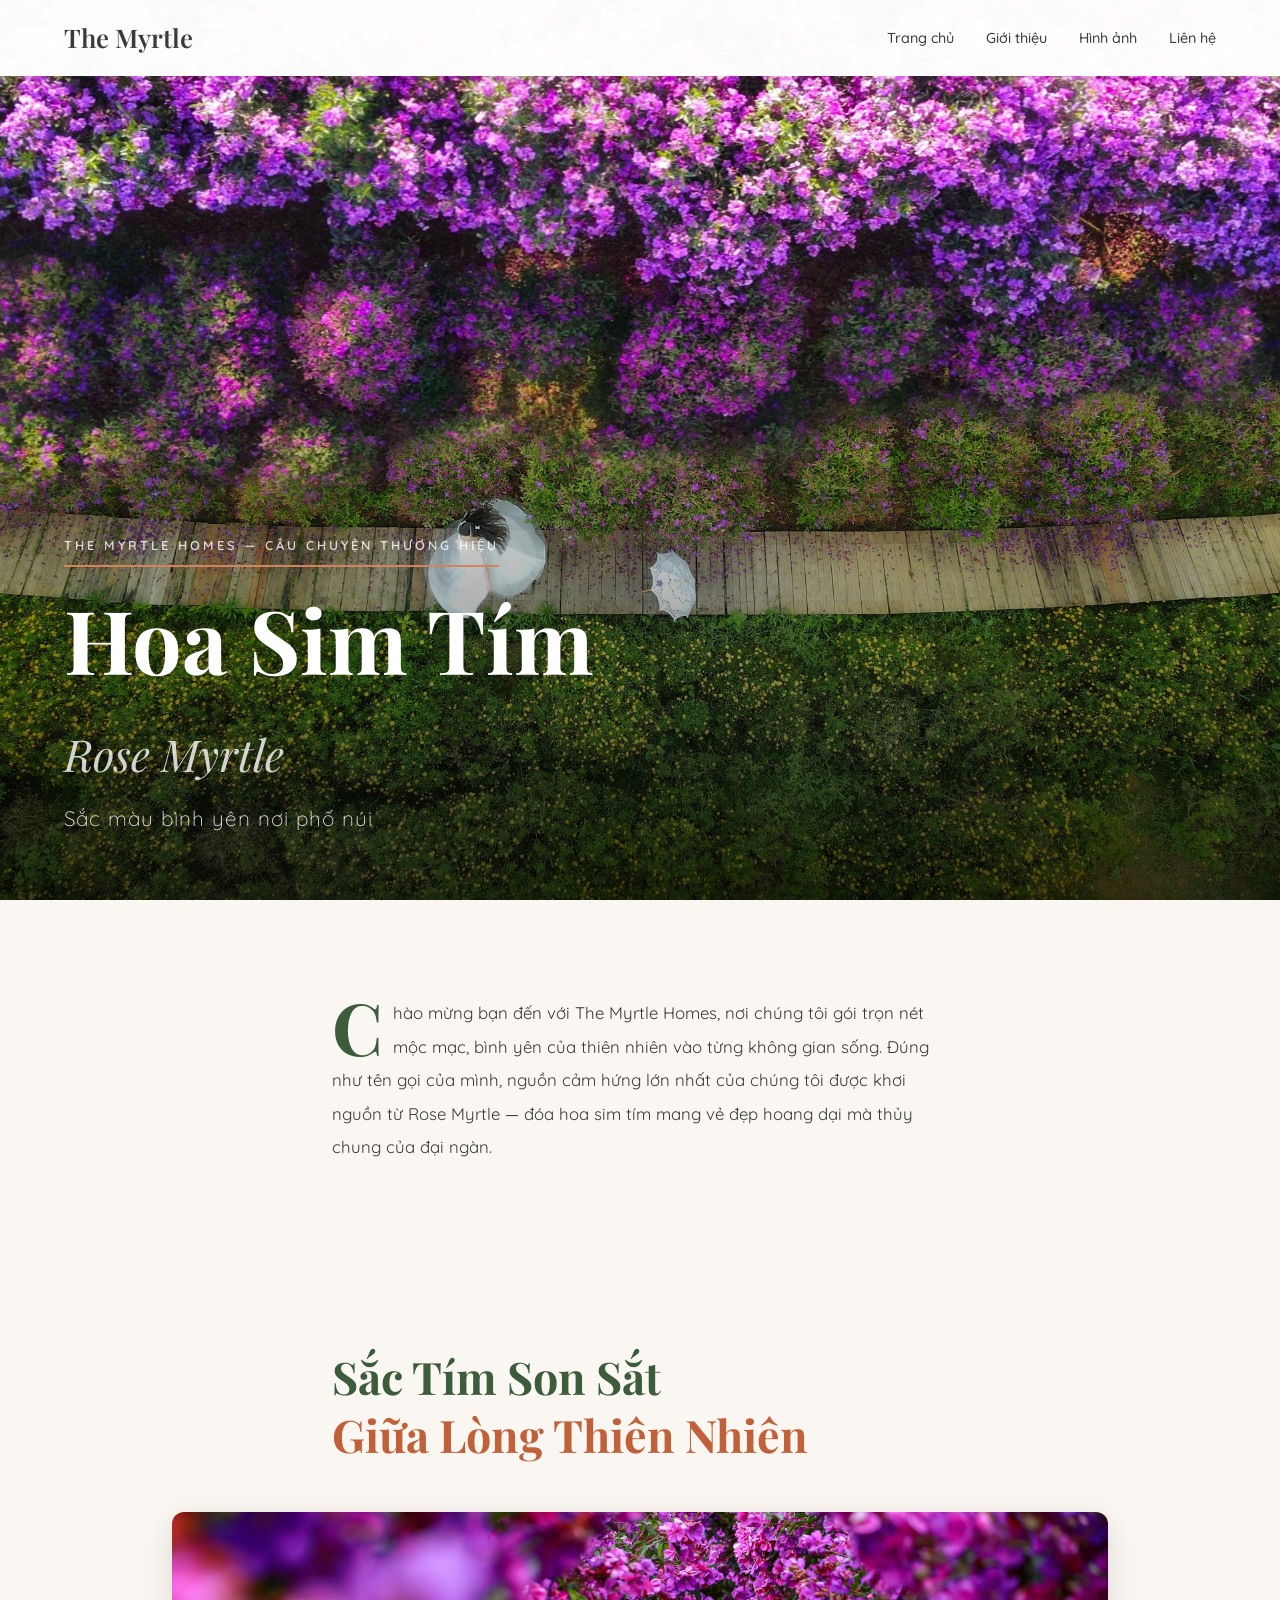
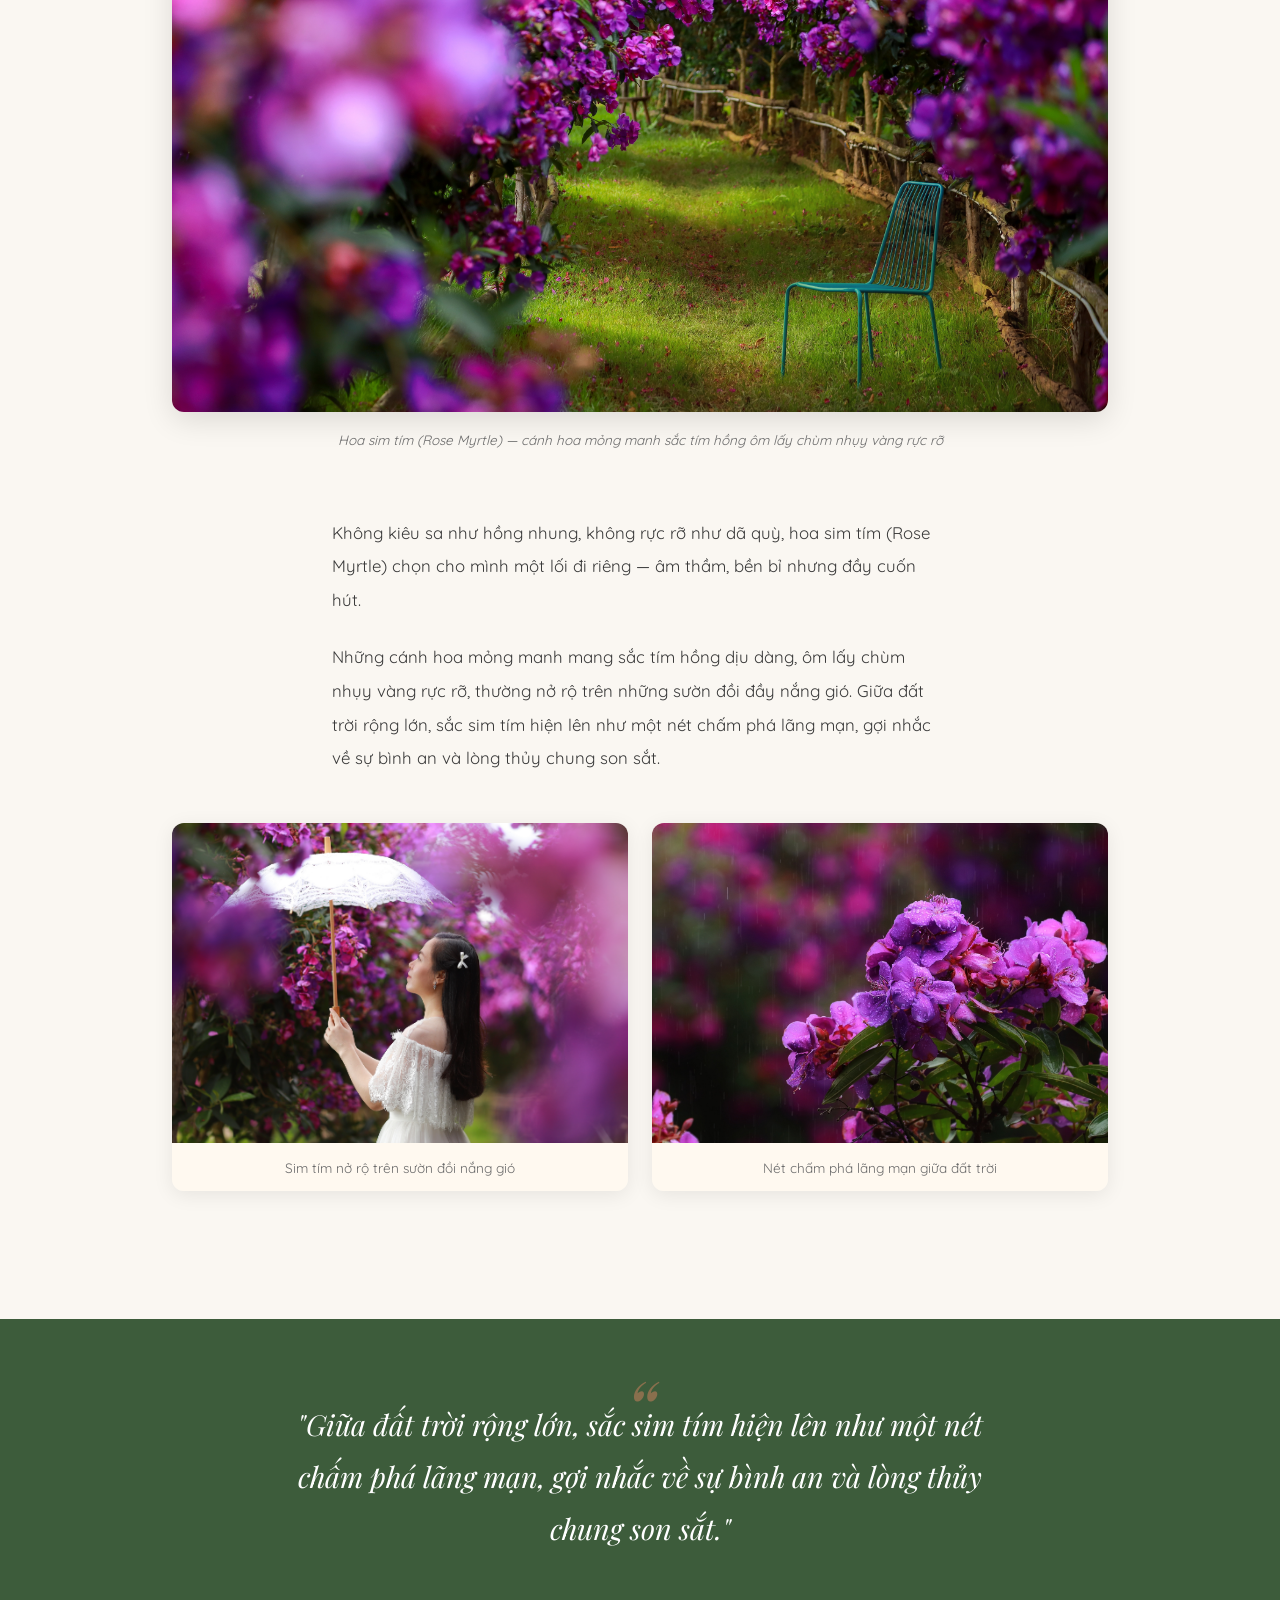
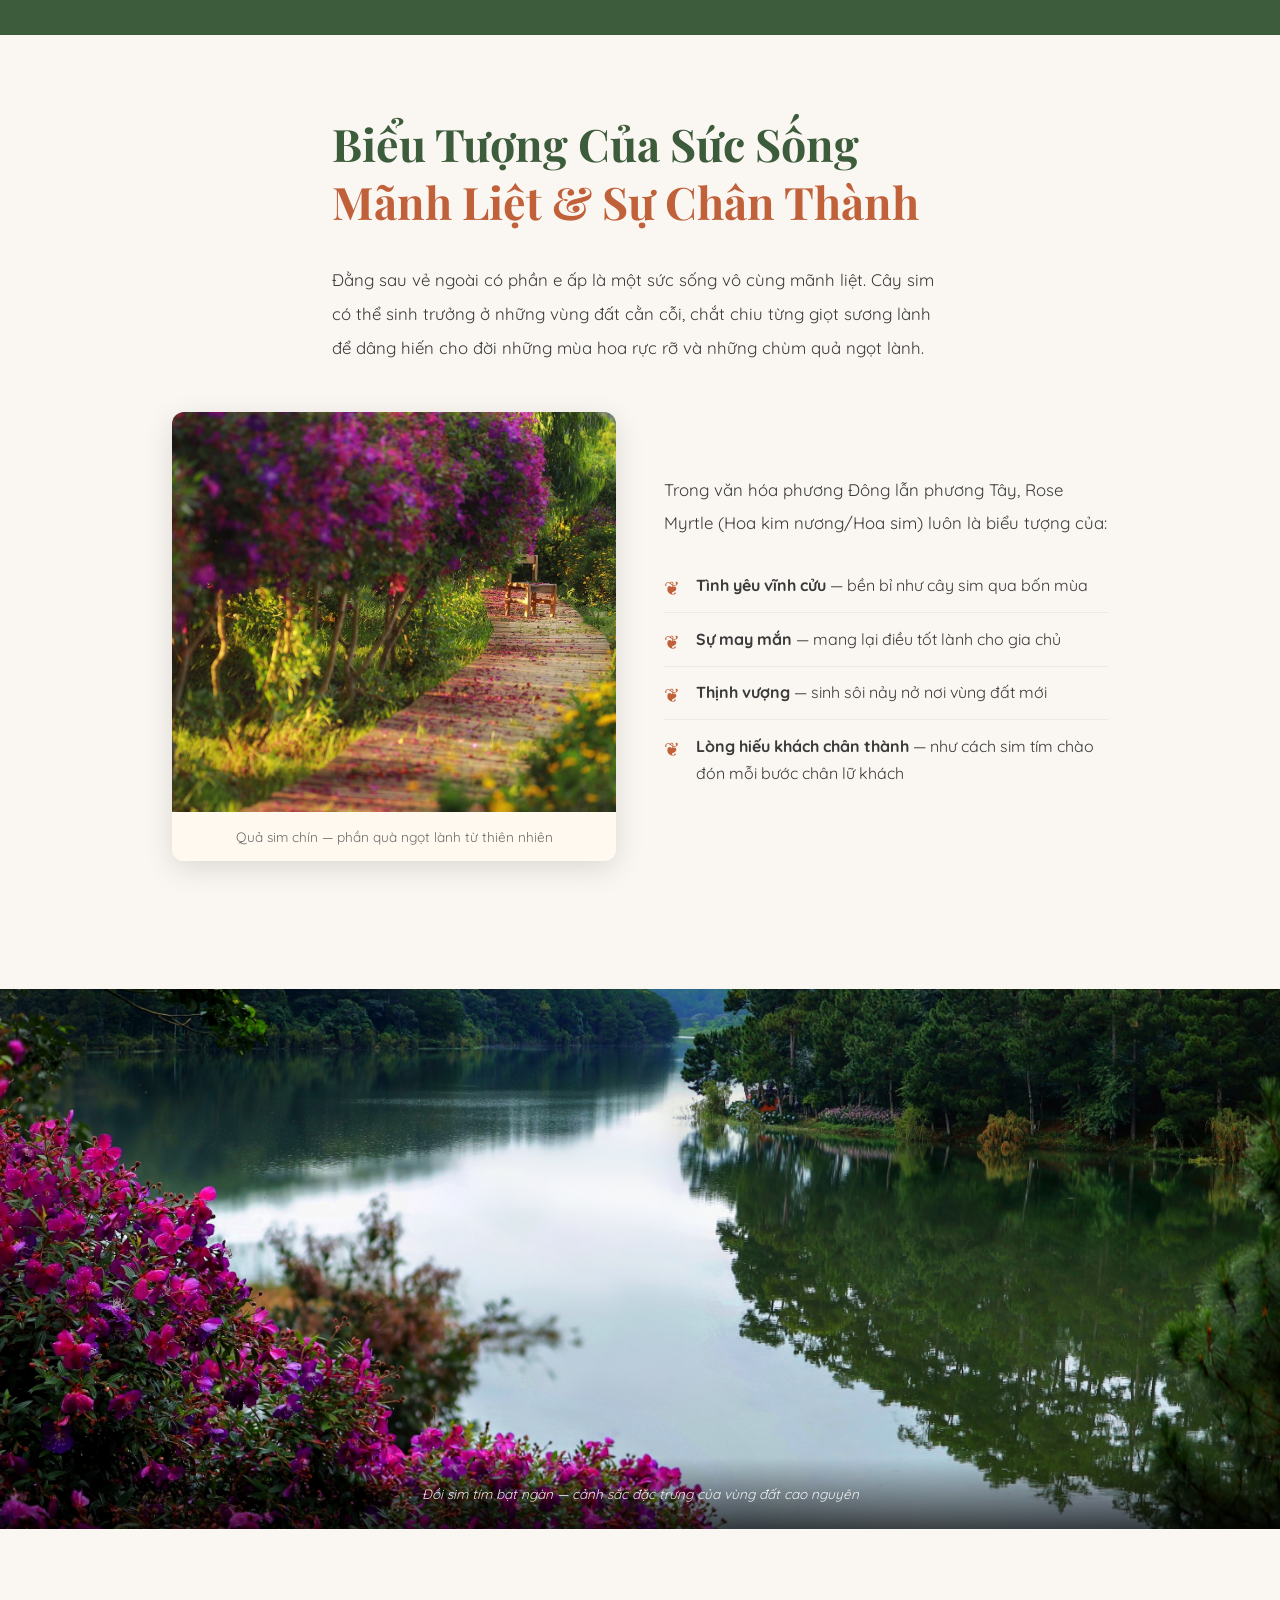
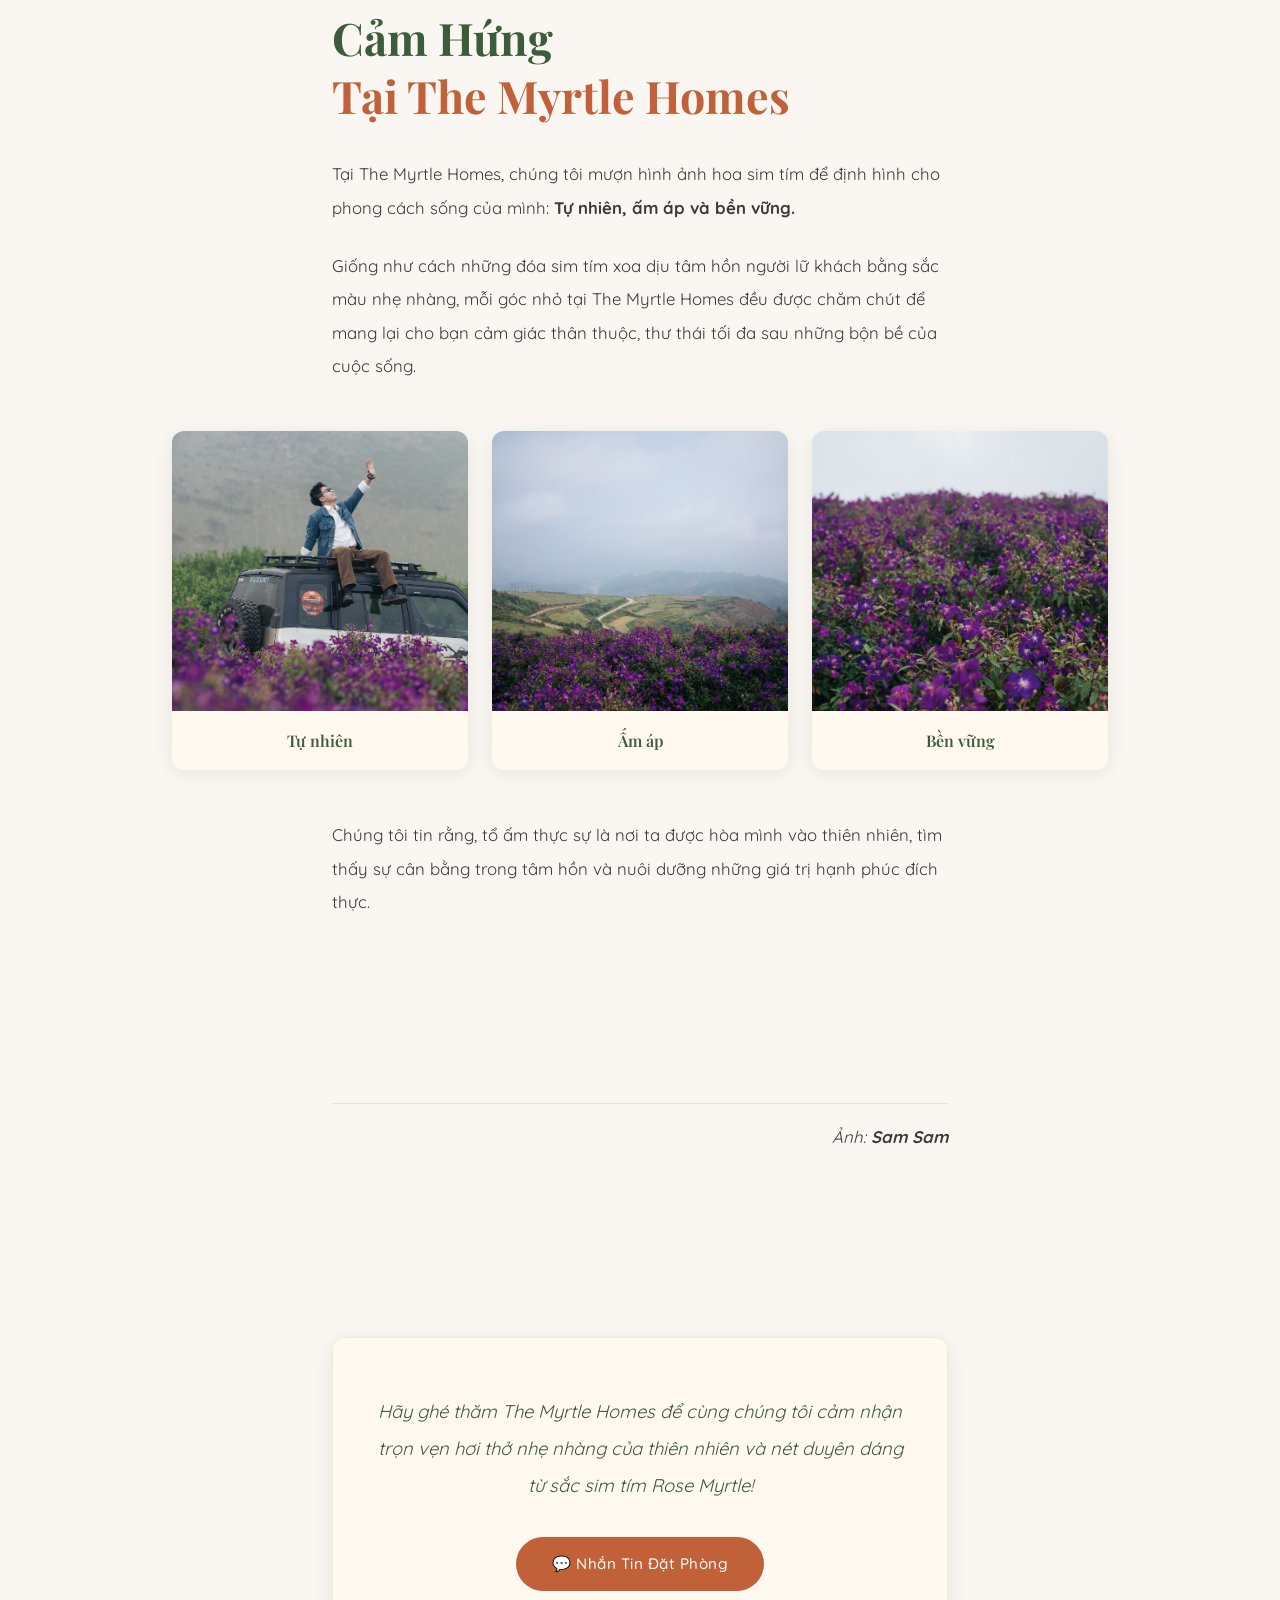
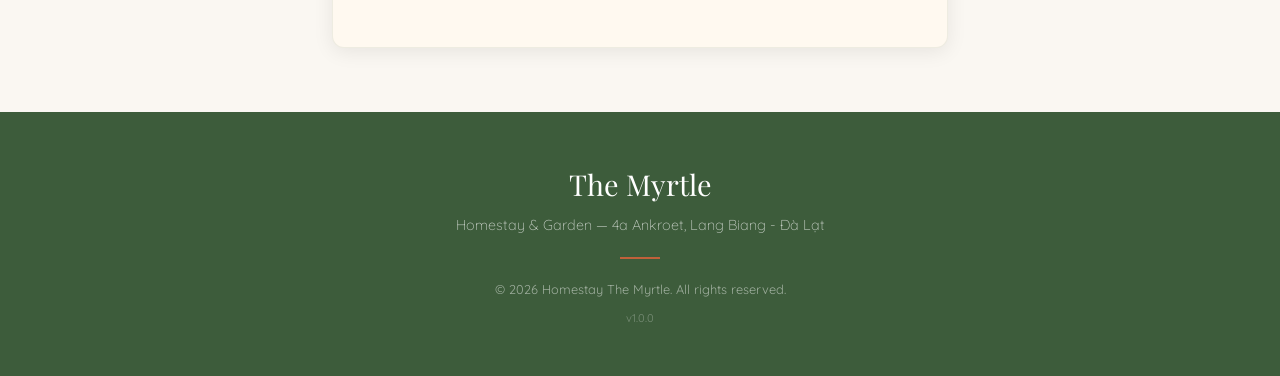
<file: myrtle.html>
<!DOCTYPE html>
<html lang="vi">
<head>
    <meta charset="UTF-8">
    <meta name="viewport" content="width=device-width, initial-scale=1.0">
    <title>Hoa Sim Tím (Rose Myrtle) – The Myrtle Homes</title>
    <meta name="description" content="Khám phá ý nghĩa đằng sau cái tên The Myrtle Homes - nguồn cảm hứng từ hoa sim tím Rose Myrtle, sắc màu bình yên nơi phố núi.">

    <link rel="icon" type="image/png" href="favicon.png">

    <!-- Open Graph -->
    <meta property="og:type" content="article">
    <meta property="og:title" content="Hoa Sim Tím (Rose Myrtle) – Sắc Màu Bình Yên Nơi Phố Núi">
    <meta property="og:description" content="Nguồn cảm hứng đằng sau cái tên The Myrtle Homes - từ đóa hoa sim tím mang vẻ đẹp hoang dại mà thủy chung của đại ngàn.">
    <meta property="og:image" content="https://themyrtle.homes/images/myrtle-hero.jpg">

    <link rel="preconnect" href="https://fonts.googleapis.com">
    <link rel="preconnect" href="https://fonts.gstatic.com" crossorigin>
    <link href="https://fonts.googleapis.com/css2?family=Playfair+Display:ital,wght@0,400;0,600;0,700;1,400&family=Quicksand:wght@300;400;500;600&display=swap" rel="stylesheet">
    <link rel="stylesheet" href="style.css">
    <link rel="stylesheet" href="myrtle.css">
</head>
<body>
    <!-- Navigation -->
    <nav class="navbar navbar-solid">
        <div class="nav-container">
            <a href="index.html" class="nav-logo">The Myrtle</a>
            <ul class="nav-links">
                <li><a href="index.html">Trang chủ</a></li>
                <li><a href="index.html#about">Giới thiệu</a></li>
                <li><a href="index.html#gallery">Hình ảnh</a></li>
                <li><a href="index.html#contact">Liên hệ</a></li>
            </ul>
            <button class="nav-toggle" aria-label="Menu">
                <span></span>
                <span></span>
                <span></span>
            </button>
        </div>
    </nav>

    <!-- Hero - Full bleed image -->
    <section class="mag-hero">
        <div class="mag-hero-image">
            <img src="images/myrtle-hero.jpg" alt="Hoa sim tím nở rộ trên đồi">
        </div>
        <div class="mag-hero-overlay"></div>
        <div class="mag-hero-content">
            <span class="mag-kicker">The Myrtle Homes &mdash; Câu chuyện thương hiệu</span>
            <h1>Hoa Sim Tím<br><em>Rose Myrtle</em></h1>
            <p class="mag-hero-subtitle">Sắc màu bình yên nơi phố núi</p>
        </div>
    </section>

    <!-- Article -->
    <article class="mag-article">

        <!-- Intro / Drop cap -->
        <section class="mag-section mag-intro">
            <div class="mag-narrow">
                <p class="mag-dropcap">Chào mừng bạn đến với The Myrtle Homes, nơi chúng tôi gói trọn nét mộc mạc, bình yên của thiên nhiên vào từng không gian sống. Đúng như tên gọi của mình, nguồn cảm hứng lớn nhất của chúng tôi được khơi nguồn từ Rose Myrtle — đóa hoa sim tím mang vẻ đẹp hoang dại mà thủy chung của đại ngàn.</p>
            </div>
        </section>

        <!-- Section 1: Sắc tím -->
        <section class="mag-section">
            <div class="mag-narrow">
                <h2 class="mag-heading">Sắc Tím Son Sắt<br><span>Giữa Lòng Thiên Nhiên</span></h2>
            </div>

            <!-- Full-width image -->
            <figure class="mag-full-image">
                <img src="images/myrtle-flower-closeup.jpg" alt="Hoa sim tím cận cảnh với nhụy vàng rực rỡ">
                <figcaption>Hoa sim tím (Rose Myrtle) — cánh hoa mỏng manh sắc tím hồng ôm lấy chùm nhụy vàng rực rỡ</figcaption>
            </figure>

            <div class="mag-narrow">
                <p>Không kiêu sa như hồng nhung, không rực rỡ như dã quỳ, hoa sim tím (Rose Myrtle) chọn cho mình một lối đi riêng — âm thầm, bền bỉ nhưng đầy cuốn hút.</p>
                <p>Những cánh hoa mỏng manh mang sắc tím hồng dịu dàng, ôm lấy chùm nhụy vàng rực rỡ, thường nở rộ trên những sườn đồi đầy nắng gió. Giữa đất trời rộng lớn, sắc sim tím hiện lên như một nét chấm phá lãng mạn, gợi nhắc về sự bình an và lòng thủy chung son sắt.</p>
            </div>

            <!-- Side-by-side images -->
            <div class="mag-duo-image">
                <figure>
                    <img src="images/myrtle-hillside.jpg" alt="Hoa sim nở trên sườn đồi">
                    <figcaption>Sim tím nở rộ trên sườn đồi nắng gió</figcaption>
                </figure>
                <figure>
                    <img src="images/myrtle-branch.jpg" alt="Cành hoa sim tím">
                    <figcaption>Nét chấm phá lãng mạn giữa đất trời</figcaption>
                </figure>
            </div>
        </section>

        <!-- Pull quote -->
        <section class="mag-pullquote-section">
            <blockquote class="mag-pullquote">
                "Giữa đất trời rộng lớn, sắc sim tím hiện lên như một nét chấm phá lãng mạn, gợi nhắc về sự bình an và lòng thủy chung son sắt."
            </blockquote>
        </section>

        <!-- Section 2: Biểu tượng -->
        <section class="mag-section">
            <div class="mag-narrow">
                <h2 class="mag-heading">Biểu Tượng Của Sức Sống<br><span>Mãnh Liệt & Sự Chân Thành</span></h2>
                <p>Đằng sau vẻ ngoài có phần e ấp là một sức sống vô cùng mãnh liệt. Cây sim có thể sinh trưởng ở những vùng đất cằn cỗi, chắt chiu từng giọt sương lành để dâng hiến cho đời những mùa hoa rực rỡ và những chùm quả ngọt lành.</p>
            </div>

            <!-- Offset image with text -->
            <div class="mag-offset-block">
                <figure class="mag-offset-image">
                    <img src="images/myrtle-fruit.jpg" alt="Quả sim chín tím ngọt lành">
                    <figcaption>Quả sim chín — phần quà ngọt lành từ thiên nhiên</figcaption>
                </figure>
                <div class="mag-offset-text">
                    <p>Trong văn hóa phương Đông lẫn phương Tây, Rose Myrtle (Hoa kim nương/Hoa sim) luôn là biểu tượng của:</p>
                    <ul>
                        <li><strong>Tình yêu vĩnh cửu</strong> — bền bỉ như cây sim qua bốn mùa</li>
                        <li><strong>Sự may mắn</strong> — mang lại điều tốt lành cho gia chủ</li>
                        <li><strong>Thịnh vượng</strong> — sinh sôi nảy nở nơi vùng đất mới</li>
                        <li><strong>Lòng hiếu khách chân thành</strong> — như cách sim tím chào đón mỗi bước chân lữ khách</li>
                    </ul>
                </div>
            </div>
        </section>

        <!-- Divider image - full bleed -->
        <figure class="mag-bleed-image">
            <img src="images/myrtle-field.jpg" alt="Đồi hoa sim tím bạt ngàn">
            <figcaption>Đồi sim tím bạt ngàn — cảnh sắc đặc trưng của vùng đất cao nguyên</figcaption>
        </figure>

        <!-- Section 3: Cảm hứng -->
        <section class="mag-section">
            <div class="mag-narrow">
                <h2 class="mag-heading">Cảm Hứng<br><span>Tại The Myrtle Homes</span></h2>
                <p>Tại The Myrtle Homes, chúng tôi mượn hình ảnh hoa sim tím để định hình cho phong cách sống của mình: <strong>Tự nhiên, ấm áp và bền vững.</strong></p>
                <p>Giống như cách những đóa sim tím xoa dịu tâm hồn người lữ khách bằng sắc màu nhẹ nhàng, mỗi góc nhỏ tại The Myrtle Homes đều được chăm chút để mang lại cho bạn cảm giác thân thuộc, thư thái tối đa sau những bộn bề của cuộc sống.</p>
            </div>

            <!-- Image grid - homestay spaces -->
            <div class="mag-grid-3">
                <figure>
                    <img src="images/myrtle-space-1.jpg" alt="Không gian The Myrtle Homes">
                    <figcaption>Tự nhiên</figcaption>
                </figure>
                <figure>
                    <img src="images/myrtle-space-2.jpg" alt="Góc nhỏ bình yên tại The Myrtle">
                    <figcaption>Ấm áp</figcaption>
                </figure>
                <figure>
                    <img src="images/myrtle-space-3.jpg" alt="Vườn cây xanh mát The Myrtle">
                    <figcaption>Bền vững</figcaption>
                </figure>
            </div>

            <div class="mag-narrow">
                <p>Chúng tôi tin rằng, tổ ấm thực sự là nơi ta được hòa mình vào thiên nhiên, tìm thấy sự cân bằng trong tâm hồn và nuôi dưỡng những giá trị hạnh phúc đích thực.</p>
            </div>
        </section>

        <!-- Photo credit -->
        <section class="mag-section">
            <div class="mag-narrow">
                <p class="mag-photo-credit">Ảnh: <strong>Sam Sam</strong></p>
            </div>
        </section>

        <!-- Closing -->
        <section class="mag-section mag-closing">
            <div class="mag-narrow">
                <div class="mag-closing-box">
                    <p class="mag-closing-text">Hãy ghé thăm The Myrtle Homes để cùng chúng tôi cảm nhận trọn vẹn hơi thở nhẹ nhàng của thiên nhiên và nét duyên dáng từ sắc sim tím Rose Myrtle!</p>
                    <a href="https://www.facebook.com/themyrtlehome" target="_blank" rel="noopener noreferrer" class="btn-primary">&#128172; Nhắn Tin Đặt Phòng</a>
                </div>
            </div>
        </section>

    </article>

    <!-- Footer -->
    <footer class="footer">
        <div class="container">
            <div class="footer-content">
                <div class="footer-logo">The Myrtle</div>
                <p class="footer-tagline">Homestay & Garden — 4a Ankroet, Lang Biang - Đà Lạt</p>
                <div class="footer-divider"></div>
                <p class="footer-copy">&copy; 2026 Homestay The Myrtle. All rights reserved.</p>
                <p class="footer-version">v1.0.0</p>
            </div>
        </div>
    </footer>

    <script src="script.js"></script>
</body>
</html>
</file>
<file: style.css>
/* ========================================
   Homestay The Myrtle - Landing Page
   Style: Dalat dreamy, soft, poetic
   ======================================== */

:root {
    --color-primary: #5c7a5a;
    --color-primary-light: #8fad8c;
    --color-primary-dark: #3d5c3b;
    --color-terracotta: #c0613a;
    --color-terracotta-light: #d4835f;
    --color-cream: #faf7f2;
    --color-warm-white: #fff9f0;
    --color-text: #3a3a3a;
    --color-text-light: #6b6b6b;
    --color-gold: #b8964e;
    --font-heading: 'Playfair Display', Georgia, serif;
    --font-body: 'Quicksand', 'Segoe UI', sans-serif;
    --shadow-soft: 0 4px 20px rgba(0, 0, 0, 0.08);
    --shadow-medium: 0 8px 30px rgba(0, 0, 0, 0.12);
    --radius: 12px;
    --transition: all 0.3s ease;
}

/* Reset & Base */
* {
    margin: 0;
    padding: 0;
    box-sizing: border-box;
}

html {
    scroll-behavior: smooth;
}

body {
    font-family: var(--font-body);
    color: var(--color-text);
    background-color: var(--color-cream);
    line-height: 1.7;
    overflow-x: hidden;
}

img {
    max-width: 100%;
    height: auto;
    display: block;
}

a {
    text-decoration: none;
    color: inherit;
}

.container {
    max-width: 1200px;
    margin: 0 auto;
    padding: 0 24px;
}

/* ========================================
   Navigation
   ======================================== */
.navbar {
    position: fixed;
    top: 0;
    left: 0;
    right: 0;
    z-index: 1000;
    padding: 16px 0;
    transition: var(--transition);
    background: transparent;
}

.navbar.scrolled {
    background: rgba(250, 247, 242, 0.95);
    backdrop-filter: blur(10px);
    box-shadow: var(--shadow-soft);
    padding: 12px 0;
}

.nav-container {
    max-width: 1200px;
    margin: 0 auto;
    padding: 0 24px;
    display: flex;
    align-items: center;
    justify-content: space-between;
}

.nav-logo {
    font-family: var(--font-heading);
    font-size: 1.6rem;
    font-weight: 600;
    color: #fff;
    transition: var(--transition);
}

.navbar.scrolled .nav-logo {
    color: var(--color-primary-dark);
}

.nav-links {
    display: flex;
    list-style: none;
    gap: 32px;
}

.nav-links a {
    font-size: 0.9rem;
    font-weight: 500;
    color: rgba(255, 255, 255, 0.9);
    transition: var(--transition);
    position: relative;
}

.nav-links a::after {
    content: '';
    position: absolute;
    bottom: -4px;
    left: 0;
    width: 0;
    height: 2px;
    background: var(--color-terracotta-light);
    transition: width 0.3s ease;
}

.nav-links a:hover::after {
    width: 100%;
}

.navbar.scrolled .nav-links a {
    color: var(--color-text);
}

/* Language Switcher */
.lang-switcher {
    display: flex;
    gap: 4px;
    margin-left: 16px;
}

.lang-btn {
    padding: 4px 10px;
    border: 1.5px solid rgba(255, 255, 255, 0.6);
    background: transparent;
    color: rgba(255, 255, 255, 0.85);
    font-family: var(--font-body);
    font-size: 0.72rem;
    font-weight: 500;
    border-radius: 20px;
    cursor: pointer;
    transition: var(--transition);
    letter-spacing: 0.3px;
}

.lang-btn:hover {
    background: rgba(255, 255, 255, 0.2);
    border-color: #fff;
}

.lang-btn.active {
    background: var(--color-terracotta);
    border-color: var(--color-terracotta);
    color: #fff;
}

.navbar.scrolled .lang-btn {
    border-color: rgba(60, 60, 60, 0.3);
    color: var(--color-text);
}

.navbar.scrolled .lang-btn:hover {
    background: rgba(0, 0, 0, 0.05);
    border-color: var(--color-text);
}

.navbar.scrolled .lang-btn.active {
    background: var(--color-terracotta);
    border-color: var(--color-terracotta);
    color: #fff;
}

.nav-toggle {
    display: none;
    flex-direction: column;
    gap: 5px;
    background: none;
    border: none;
    cursor: pointer;
    padding: 4px;
}

.nav-toggle span {
    width: 24px;
    height: 2px;
    background: #fff;
    transition: var(--transition);
}

.navbar.scrolled .nav-toggle span {
    background: var(--color-text);
}

/* ========================================
   Hero Section
   ======================================== */
.hero {
    position: relative;
    height: 100vh;
    min-height: 600px;
    display: flex;
    align-items: center;
    justify-content: center;
    background: url('images/exterior-garden.jpg') center/cover no-repeat;
}

.hero-overlay {
    position: absolute;
    inset: 0;
    background: linear-gradient(
        to bottom,
        rgba(30, 50, 30, 0.4) 0%,
        rgba(30, 50, 30, 0.5) 50%,
        rgba(30, 50, 30, 0.7) 100%
    );
}

.hero-content {
    position: relative;
    text-align: center;
    color: #fff;
    padding: 24px;
}

.hero-subtitle {
    font-family: var(--font-body);
    font-size: 1rem;
    font-weight: 300;
    letter-spacing: 4px;
    text-transform: uppercase;
    margin-bottom: 8px;
    opacity: 0.9;
}

.hero-title {
    font-family: var(--font-heading);
    font-size: clamp(3rem, 8vw, 5.5rem);
    font-weight: 600;
    line-height: 1.1;
    margin-bottom: 8px;
    text-shadow: 0 2px 20px rgba(0, 0, 0, 0.3);
}

.hero-tagline {
    font-family: var(--font-heading);
    font-style: italic;
    font-size: 1.3rem;
    opacity: 0.9;
    margin-bottom: 24px;
}

.hero-description {
    font-size: 1rem;
    font-weight: 300;
    line-height: 1.8;
    max-width: 500px;
    margin: 0 auto 40px;
    opacity: 0.85;
}

.btn-primary {
    display: inline-block;
    padding: 14px 36px;
    background: var(--color-terracotta);
    color: #fff;
    font-family: var(--font-body);
    font-size: 0.95rem;
    font-weight: 500;
    border-radius: 50px;
    transition: var(--transition);
    letter-spacing: 0.5px;
}

.btn-primary:hover {
    background: var(--color-terracotta-light);
    transform: translateY(-2px);
    box-shadow: 0 8px 25px rgba(192, 97, 58, 0.3);
}

.btn-secondary {
    display: inline-block;
    padding: 10px 24px;
    background: transparent;
    color: var(--color-primary);
    font-family: var(--font-body);
    font-size: 0.9rem;
    font-weight: 500;
    border: 2px solid var(--color-primary);
    border-radius: 50px;
    transition: var(--transition);
    margin: 1rem 0;
}

.btn-secondary:hover {
    background: var(--color-primary);
    color: #fff;
    transform: translateY(-2px);
}

.hero-scroll {
    position: absolute;
    bottom: 40px;
    left: 50%;
    transform: translateX(-50%);
    color: rgba(255, 255, 255, 0.7);
    font-size: 1.5rem;
    animation: bounce 2s infinite;
}

@keyframes bounce {
    0%, 20%, 50%, 80%, 100% { transform: translateX(-50%) translateY(0); }
    40% { transform: translateX(-50%) translateY(-10px); }
    60% { transform: translateX(-50%) translateY(-5px); }
}

/* ========================================
   About Section
   ======================================== */
.about {
    padding: 100px 0;
    background: var(--color-warm-white);
}

.about-grid {
    display: grid;
    grid-template-columns: 1fr 1fr;
    gap: 60px;
    align-items: center;
}

.about-image {
    border-radius: var(--radius);
    overflow: hidden;
    box-shadow: var(--shadow-medium);
}

.about-image img {
    width: 100%;
    height: 500px;
    object-fit: cover;
    transition: transform 0.6s ease;
}

.about-image:hover img {
    transform: scale(1.03);
}

.section-title {
    font-family: var(--font-heading);
    font-size: 2.2rem;
    color: var(--color-primary-dark);
    margin-bottom: 12px;
}

.title-divider {
    width: 60px;
    height: 3px;
    background: var(--color-terracotta);
    margin-bottom: 24px;
    border-radius: 2px;
}

.title-divider.center {
    margin-left: auto;
    margin-right: auto;
}

.text-center {
    text-align: center;
}

.about-content p {
    margin-bottom: 16px;
    color: var(--color-text-light);
    font-size: 0.95rem;
}

.about-features {
    display: flex;
    gap: 24px;
    margin-top: 32px;
    flex-wrap: wrap;
}

.feature {
    display: flex;
    align-items: center;
    gap: 8px;
    font-size: 0.9rem;
    font-weight: 500;
    color: var(--color-primary-dark);
}

.feature-icon {
    font-size: 1.3rem;
}

/* ========================================
   Gallery Section
   ======================================== */
.gallery {
    padding: 100px 0;
    background: var(--color-cream);
}

.section-subtitle {
    text-align: center;
    color: var(--color-text-light);
    font-size: 1rem;
    margin-bottom: 48px;
    font-weight: 300;
}

.gallery-grid {
    display: grid;
    grid-template-columns: repeat(3, 1fr);
    gap: 16px;
}

.gallery-item {
    position: relative;
    border-radius: var(--radius);
    overflow: hidden;
    cursor: pointer;
    aspect-ratio: 1;
}

.gallery-item.large {
    grid-column: span 2;
    aspect-ratio: 2/1;
}

.gallery-item img {
    width: 100%;
    height: 100%;
    object-fit: cover;
    transition: transform 0.6s ease;
}

.gallery-item:hover img {
    transform: scale(1.08);
}

.gallery-overlay {
    position: absolute;
    inset: 0;
    background: rgba(30, 50, 30, 0.5);
    display: flex;
    align-items: center;
    justify-content: center;
    opacity: 0;
    transition: opacity 0.3s ease;
}

.gallery-item:hover .gallery-overlay {
    opacity: 1;
}

.gallery-overlay span {
    color: #fff;
    font-family: var(--font-heading);
    font-size: 1.1rem;
    font-style: italic;
}

/* ========================================
   Destinations Section
   ======================================== */
.destinations {
    padding: 100px 0;
    background: #f4f9f4;
}

.dest-category {
    margin-bottom: 48px;
}

.dest-category:last-child {
    margin-bottom: 0;
}

.dest-category-title {
    font-family: var(--font-heading);
    font-size: 1.3rem;
    color: var(--color-primary-dark);
    margin-bottom: 20px;
    padding-bottom: 10px;
    border-bottom: 1px solid rgba(92, 122, 90, 0.15);
}

.dest-grid {
    display: grid;
    grid-template-columns: repeat(2, 1fr);
    gap: 16px;
}

.dest-card {
    display: flex;
    align-items: flex-start;
    gap: 16px;
    background: #fff;
    padding: 20px 24px;
    border-radius: var(--radius);
    box-shadow: var(--shadow-soft);
    transition: var(--transition);
    border-left: 3px solid transparent;
}

.dest-card:hover {
    transform: translateY(-3px);
    box-shadow: var(--shadow-medium);
    border-left-color: var(--color-terracotta);
}

.dest-icon {
    font-size: 1.8rem;
    flex-shrink: 0;
    margin-top: 2px;
}

.dest-info h4 {
    font-family: var(--font-heading);
    font-size: 1rem;
    color: var(--color-primary-dark);
    margin-bottom: 6px;
}

.dest-info p {
    font-size: 0.85rem;
    color: var(--color-text-light);
    line-height: 1.6;
    margin-bottom: 8px;
}

.dest-distance {
    display: inline-block;
    font-size: 0.75rem;
    font-weight: 600;
    color: var(--color-terracotta);
    background: rgba(192, 97, 58, 0.08);
    padding: 3px 10px;
    border-radius: 20px;
}

@media (max-width: 768px) {
    .dest-grid {
        grid-template-columns: 1fr;
    }
}

/* ========================================
   Amenities Section
   ======================================== */
.amenities {
    padding: 100px 0;
    background: var(--color-warm-white);
}

.amenities-grid {
    display: grid;
    grid-template-columns: repeat(3, 1fr);
    gap: 24px;
}

.amenity-card {
    background: #fff;
    padding: 40px 28px;
    border-radius: var(--radius);
    text-align: center;
    box-shadow: var(--shadow-soft);
    transition: var(--transition);
}

.amenity-card:hover {
    transform: translateY(-6px);
    box-shadow: var(--shadow-medium);
}

.amenity-icon {
    font-size: 2.5rem;
    margin-bottom: 16px;
}

.amenity-card h3 {
    font-family: var(--font-heading);
    font-size: 1.1rem;
    color: var(--color-primary-dark);
    margin-bottom: 12px;
}

.amenity-card p {
    font-size: 0.88rem;
    color: var(--color-text-light);
    line-height: 1.6;
}

/* ========================================
   Testimonial Section
   ======================================== */
.testimonial {
    padding: 80px 0;
    background: var(--color-primary-dark);
    text-align: center;
}

.testimonial-content blockquote {
    font-family: var(--font-heading);
    font-style: italic;
    font-size: 1.4rem;
    color: rgba(255, 255, 255, 0.9);
    max-width: 700px;
    margin: 0 auto 20px;
    line-height: 1.8;
}

.testimonial-author {
    color: var(--color-terracotta-light);
    font-size: 0.9rem;
    font-weight: 500;
}

/* ========================================
   Contact Section
   ======================================== */
.contact {
    padding: 100px 0;
    background: var(--color-cream);
}

.contact-grid {
    display: grid;
    grid-template-columns: 1fr 1fr;
    gap: 48px;
    margin-top: 48px;
    align-items: start;
}

.contact-info {
    display: flex;
    flex-direction: column;
    gap: 24px;
}

.contact-item {
    display: flex;
    align-items: flex-start;
    gap: 16px;
}

.contact-icon {
    font-size: 1.5rem;
    flex-shrink: 0;
    margin-top: 2px;
}

.contact-item h4 {
    font-size: 0.95rem;
    font-weight: 600;
    margin-bottom: 4px;
    color: var(--color-primary-dark);
}

.contact-item p {
    font-size: 0.9rem;
    color: var(--color-text-light);
}

.btn-map {
    margin-top: 8px;
    text-align: center;
}

.contact-map {
    border-radius: var(--radius);
    overflow: hidden;
    box-shadow: var(--shadow-soft);
}

.btn-booking {
    display: block;
    margin-top: 1rem;
    text-align: center;
    font-size: 1.1rem;
}

/* ========================================
   Footer
   ======================================== */
.footer {
    padding: 48px 0;
    background: var(--color-primary-dark);
    text-align: center;
}

.footer-logo {
    font-family: var(--font-heading);
    font-size: 1.8rem;
    color: #fff;
    margin-bottom: 4px;
}

.footer-tagline {
    color: rgba(255, 255, 255, 0.7);
    font-size: 0.9rem;
    font-weight: 300;
}

.footer-divider {
    width: 40px;
    height: 2px;
    background: var(--color-terracotta);
    margin: 20px auto;
}

.footer-copy {
    color: rgba(255, 255, 255, 0.5);
    font-size: 0.8rem;
}

.footer-version {
    color: rgba(255, 255, 255, 0.3);
    font-size: 0.7rem;
    margin-top: 0.5rem;
}

/* ========================================
   Animations
   ======================================== */
.fade-in {
    opacity: 0;
    transform: translateY(30px);
    transition: opacity 0.8s ease, transform 0.8s ease;
}

.fade-in.visible {
    opacity: 1;
    transform: translateY(0);
}

/* ========================================
   Responsive
   ======================================== */
@media (max-width: 992px) {
    .about-grid {
        grid-template-columns: 1fr;
        gap: 40px;
    }

    .about-image img {
        height: 350px;
    }

    .amenities-grid {
        grid-template-columns: repeat(2, 1fr);
    }

    .gallery-grid {
        grid-template-columns: repeat(2, 1fr);
    }

    .gallery-item.large {
        grid-column: span 2;
    }

    .contact-grid {
        grid-template-columns: 1fr;
    }
}

@media (max-width: 768px) {
    .nav-links {
        position: fixed;
        top: 0;
        right: -100%;
        width: 70%;
        height: 100vh;
        background: var(--color-cream);
        flex-direction: column;
        align-items: center;
        justify-content: center;
        gap: 32px;
        transition: right 0.4s ease;
        box-shadow: -5px 0 20px rgba(0, 0, 0, 0.1);
    }

    .nav-links.active {
        right: 0;
    }

    .nav-links a {
        color: var(--color-text) !important;
        font-size: 1.1rem;
    }

    .nav-toggle {
        display: flex;
    }

    .lang-switcher {
        margin-left: auto;
        margin-right: 12px;
    }

    .hero-title {
        font-size: 3rem;
    }

    .amenities-grid {
        grid-template-columns: 1fr;
    }

    .gallery-grid {
        grid-template-columns: 1fr;
    }

    .gallery-item.large {
        grid-column: span 1;
        aspect-ratio: 16/9;
    }

    .gallery-item {
        aspect-ratio: 4/3;
    }

    .about-features {
        flex-direction: column;
        gap: 12px;
    }

    .section-title {
        font-size: 1.8rem;
    }
}

@media (max-width: 480px) {
    .hero-title {
        font-size: 2.4rem;
    }

    .hero-description {
        font-size: 0.9rem;
    }

    .btn-primary {
        padding: 12px 28px;
        font-size: 0.88rem;
    }
}
</file>
<file: ankroet.css>
/* ========================================
   Ankroet Story Page Styles
   ======================================== */

/* Article Hero */
.article-hero {
    position: relative;
    height: 50vh;
    min-height: 350px;
    display: flex;
    align-items: center;
    justify-content: center;
    background: linear-gradient(135deg, var(--color-primary-dark), var(--color-primary));
    text-align: center;
    color: #fff;
}

.article-hero-overlay {
    position: absolute;
    inset: 0;
    background: rgba(0, 0, 0, 0.3);
}

.article-hero-content {
    position: relative;
    z-index: 2;
    padding: 0 2rem;
    max-width: 700px;
}

.article-category {
    font-family: var(--font-body);
    font-size: 0.85rem;
    font-weight: 600;
    text-transform: uppercase;
    letter-spacing: 2px;
    color: var(--color-terracotta-light);
    margin-bottom: 1rem;
}

.article-hero-content h1 {
    font-family: var(--font-heading);
    font-size: clamp(2rem, 5vw, 3.2rem);
    font-weight: 600;
    margin-bottom: 1rem;
    line-height: 1.2;
}

.article-intro {
    font-size: 1.1rem;
    opacity: 0.9;
    line-height: 1.6;
}

/* Article Body */
.article {
    padding: 4rem 0;
}

.article-container {
    max-width: 750px;
    margin: 0 auto;
}

.article-lead {
    font-size: 1.15rem;
    line-height: 1.9;
    color: var(--color-text);
    border-left: 4px solid var(--color-terracotta);
    padding-left: 1.5rem;
    margin-bottom: 3rem;
}

.article-section {
    margin-bottom: 3rem;
}

.article-section h2 {
    font-family: var(--font-heading);
    font-size: 1.6rem;
    color: var(--color-primary-dark);
    margin-bottom: 1.5rem;
}

.article-section p {
    font-size: 1rem;
    line-height: 1.9;
    margin-bottom: 1.2rem;
    color: var(--color-text);
}

/* Highlight Box */
.article-highlight {
    background: var(--color-warm-white);
    border: 1px solid rgba(92, 122, 90, 0.15);
    border-radius: var(--radius);
    padding: 2rem;
    margin: 2rem 0;
}

.article-highlight h3 {
    font-family: var(--font-heading);
    font-size: 1.2rem;
    color: var(--color-primary-dark);
    margin-bottom: 1rem;
}

.article-highlight p {
    margin-bottom: 0.8rem;
}

.article-highlight ul {
    list-style: none;
    padding: 0;
    margin-top: 1rem;
}

.article-highlight ul li {
    padding: 0.4rem 0;
    padding-left: 1.5rem;
    position: relative;
    font-size: 1rem;
    line-height: 1.7;
}

.article-highlight ul li::before {
    content: "\2192";
    position: absolute;
    left: 0;
    color: var(--color-terracotta);
    font-weight: 600;
}

/* Images */
.article-image-grid {
    display: grid;
    grid-template-columns: 1fr 1fr;
    gap: 1.5rem;
    margin: 2rem 0;
}

.article-image-single {
    margin: 2rem 0;
}

.article-image-grid figure,
.article-image-single figure {
    margin: 0;
    border-radius: var(--radius);
    overflow: hidden;
    box-shadow: var(--shadow-soft);
}

.article-image-grid img,
.article-image-single img {
    width: 100%;
    height: 220px;
    object-fit: cover;
    transition: transform 0.4s ease;
}

.article-image-single img {
    height: 350px;
}

.article-image-grid figure:hover img,
.article-image-single figure:hover img {
    transform: scale(1.03);
}

figcaption {
    padding: 0.8rem 1rem;
    font-size: 0.85rem;
    color: var(--color-text-light);
    text-align: center;
    background: var(--color-warm-white);
}

/* Timeline */
.timeline {
    position: relative;
    padding-left: 2rem;
    margin: 2rem 0;
}

.timeline::before {
    content: '';
    position: absolute;
    left: 0;
    top: 0;
    bottom: 0;
    width: 3px;
    background: linear-gradient(to bottom, var(--color-terracotta), var(--color-primary));
    border-radius: 3px;
}

.timeline-item {
    position: relative;
    padding-left: 2rem;
    padding-bottom: 2rem;
}

.timeline-item:last-child {
    padding-bottom: 0;
}

.timeline-item::before {
    content: '';
    position: absolute;
    left: -2.45rem;
    top: 0.3rem;
    width: 12px;
    height: 12px;
    background: var(--color-terracotta);
    border-radius: 50%;
    border: 3px solid var(--color-cream);
    box-shadow: 0 0 0 2px var(--color-terracotta);
}

.timeline-year {
    font-family: var(--font-heading);
    font-size: 1.3rem;
    font-weight: 600;
    color: var(--color-terracotta);
    margin-bottom: 0.3rem;
}

.timeline-content h4 {
    font-size: 1rem;
    font-weight: 600;
    color: var(--color-text);
    margin-bottom: 0.3rem;
}

.timeline-content p {
    font-size: 0.9rem;
    color: var(--color-text-light);
    line-height: 1.6;
    margin: 0;
}

/* CTA Section */
.article-cta {
    text-align: center;
    background: var(--color-warm-white);
    border-radius: var(--radius);
    padding: 3rem 2rem;
    margin-top: 3rem;
    border: 1px solid rgba(92, 122, 90, 0.1);
}

.article-cta h3 {
    font-family: var(--font-heading);
    font-size: 1.5rem;
    color: var(--color-primary-dark);
    margin-bottom: 1rem;
}

.article-cta p {
    max-width: 500px;
    margin: 0 auto 1.5rem;
    color: var(--color-text-light);
    line-height: 1.7;
}

/* Navbar solid override */
.navbar-solid {
    background: rgba(255, 255, 255, 0.98);
    box-shadow: var(--shadow-soft);
}

.navbar-solid .nav-logo,
.navbar-solid .nav-links a {
    color: var(--color-text);
}

/* Photo Credit */
.photo-credit {
    text-align: right;
    font-size: 0.85rem;
    color: var(--color-text-light);
    font-style: italic;
    margin-top: 2rem;
    padding-top: 1rem;
    border-top: 1px solid rgba(0, 0, 0, 0.08);
}

/* Responsive */
@media (max-width: 768px) {
    .article-hero {
        height: 40vh;
        min-height: 280px;
    }

    .article-image-grid {
        grid-template-columns: 1fr;
    }

    .article-image-grid img {
        height: 200px;
    }

    .article-image-single img {
        height: 250px;
    }

    .article-container {
        padding: 0 1.5rem;
    }

    .article-highlight {
        padding: 1.5rem;
    }

    .article-cta {
        padding: 2rem 1.5rem;
    }
}
</file>
<file: myrtle.css>
/* ========================================
   Myrtle Story - Magazine Long-form Layout
   ======================================== */

/* Hero - Full viewport */
.mag-hero {
    position: relative;
    height: 100vh;
    min-height: 600px;
    display: flex;
    align-items: flex-end;
    overflow: hidden;
}

.mag-hero-image {
    position: absolute;
    inset: 0;
}

.mag-hero-image img {
    width: 100%;
    height: 100%;
    object-fit: cover;
}

.mag-hero-overlay {
    position: absolute;
    inset: 0;
    background: linear-gradient(
        to top,
        rgba(0, 0, 0, 0.7) 0%,
        rgba(0, 0, 0, 0.2) 40%,
        transparent 70%
    );
}

.mag-hero-content {
    position: relative;
    z-index: 2;
    padding: 4rem 5%;
    max-width: 800px;
    color: #fff;
}

.mag-kicker {
    display: inline-block;
    font-family: var(--font-body);
    font-size: 0.8rem;
    font-weight: 600;
    text-transform: uppercase;
    letter-spacing: 3px;
    color: rgba(255, 255, 255, 0.8);
    margin-bottom: 1.5rem;
    padding-bottom: 0.5rem;
    border-bottom: 2px solid var(--color-terracotta-light);
}

.mag-hero-content h1 {
    font-family: var(--font-heading);
    font-size: clamp(3rem, 8vw, 5.5rem);
    font-weight: 700;
    line-height: 1.1;
    margin-bottom: 1rem;
}

.mag-hero-content h1 em {
    font-size: 0.5em;
    font-weight: 400;
    opacity: 0.8;
}

.mag-hero-subtitle {
    font-family: var(--font-body);
    font-size: 1.3rem;
    font-weight: 300;
    opacity: 0.9;
    letter-spacing: 1px;
}

/* Article base */
.mag-article {
    background: var(--color-cream);
}

/* Narrow container for text */
.mag-narrow {
    max-width: 680px;
    margin: 0 auto;
    padding: 0 2rem;
}

/* Sections */
.mag-section {
    padding: 5rem 0;
}

.mag-intro {
    padding-top: 6rem;
}

/* Drop cap */
.mag-dropcap::first-letter {
    font-family: var(--font-heading);
    font-size: 4.5rem;
    float: left;
    line-height: 0.8;
    padding-right: 0.6rem;
    padding-top: 0.1rem;
    color: var(--color-primary-dark);
    font-weight: 700;
}

.mag-dropcap {
    font-size: 1.2rem;
    line-height: 2;
    color: var(--color-text);
}

/* Headings */
.mag-heading {
    font-family: var(--font-heading);
    font-size: clamp(1.8rem, 4vw, 2.8rem);
    color: var(--color-primary-dark);
    line-height: 1.3;
    margin-bottom: 2rem;
}

.mag-heading span {
    color: var(--color-terracotta);
}

/* Body text */
.mag-narrow p {
    font-size: 1.05rem;
    line-height: 2;
    color: var(--color-text);
    margin-bottom: 1.5rem;
}

/* Full-width image */
.mag-full-image {
    margin: 3rem 0;
    max-width: 1000px;
    margin-left: auto;
    margin-right: auto;
    padding: 0 2rem;
}

.mag-full-image img {
    width: 100%;
    height: 500px;
    object-fit: cover;
    border-radius: var(--radius);
    box-shadow: var(--shadow-medium);
}

.mag-full-image figcaption {
    text-align: center;
    padding: 1rem;
    font-size: 0.85rem;
    color: var(--color-text-light);
    font-style: italic;
}

/* Duo images - side by side */
.mag-duo-image {
    display: grid;
    grid-template-columns: 1fr 1fr;
    gap: 1.5rem;
    max-width: 1000px;
    margin: 3rem auto;
    padding: 0 2rem;
}

.mag-duo-image figure {
    margin: 0;
    border-radius: var(--radius);
    overflow: hidden;
    box-shadow: var(--shadow-soft);
}

.mag-duo-image img {
    width: 100%;
    height: 320px;
    object-fit: cover;
    transition: transform 0.5s ease;
}

.mag-duo-image figure:hover img {
    transform: scale(1.03);
}

.mag-duo-image figcaption {
    padding: 0.8rem 1rem;
    font-size: 0.85rem;
    color: var(--color-text-light);
    text-align: center;
    background: var(--color-warm-white);
}

/* Pull quote */
.mag-pullquote-section {
    background: var(--color-primary-dark);
    padding: 5rem 2rem;
    text-align: center;
}

.mag-pullquote {
    max-width: 700px;
    margin: 0 auto;
    font-family: var(--font-heading);
    font-size: clamp(1.3rem, 3vw, 1.8rem);
    font-style: italic;
    color: #fff;
    line-height: 1.8;
    position: relative;
}

.mag-pullquote::before {
    content: '\201C';
    position: absolute;
    top: -2rem;
    left: 50%;
    transform: translateX(-50%);
    font-size: 5rem;
    color: var(--color-terracotta-light);
    opacity: 0.5;
    line-height: 1;
}

/* Offset block - image + text side by side */
.mag-offset-block {
    display: grid;
    grid-template-columns: 1fr 1fr;
    gap: 3rem;
    max-width: 1000px;
    margin: 3rem auto;
    padding: 0 2rem;
    align-items: center;
}

.mag-offset-image {
    margin: 0;
    border-radius: var(--radius);
    overflow: hidden;
    box-shadow: var(--shadow-medium);
}

.mag-offset-image img {
    width: 100%;
    height: 400px;
    object-fit: cover;
}

.mag-offset-image figcaption {
    padding: 0.8rem 1rem;
    font-size: 0.85rem;
    color: var(--color-text-light);
    text-align: center;
    background: var(--color-warm-white);
}

.mag-offset-text {
    padding: 1rem 0;
}

.mag-offset-text p {
    font-size: 1.05rem;
    line-height: 2;
    color: var(--color-text);
    margin-bottom: 1.2rem;
}

.mag-offset-text ul {
    list-style: none;
    padding: 0;
}

.mag-offset-text ul li {
    padding: 0.8rem 0;
    padding-left: 2rem;
    position: relative;
    font-size: 1rem;
    line-height: 1.7;
    border-bottom: 1px solid rgba(0, 0, 0, 0.05);
}

.mag-offset-text ul li:last-child {
    border-bottom: none;
}

.mag-offset-text ul li::before {
    content: '\2766';
    position: absolute;
    left: 0;
    color: var(--color-terracotta);
    font-size: 1.2rem;
}

/* Full bleed image */
.mag-bleed-image {
    margin: 0;
    width: 100%;
    position: relative;
}

.mag-bleed-image img {
    width: 100%;
    height: 60vh;
    min-height: 400px;
    object-fit: cover;
}

.mag-bleed-image figcaption {
    position: absolute;
    bottom: 0;
    left: 0;
    right: 0;
    padding: 1.5rem 2rem;
    background: linear-gradient(transparent, rgba(0, 0, 0, 0.7));
    color: rgba(255, 255, 255, 0.9);
    font-size: 0.85rem;
    font-style: italic;
    text-align: center;
}

/* 3-column grid */
.mag-grid-3 {
    display: grid;
    grid-template-columns: repeat(3, 1fr);
    gap: 1.5rem;
    max-width: 1000px;
    margin: 3rem auto;
    padding: 0 2rem;
}

.mag-grid-3 figure {
    margin: 0;
    border-radius: var(--radius);
    overflow: hidden;
    box-shadow: var(--shadow-soft);
    text-align: center;
}

.mag-grid-3 img {
    width: 100%;
    height: 280px;
    object-fit: cover;
    transition: transform 0.5s ease;
}

.mag-grid-3 figure:hover img {
    transform: scale(1.05);
}

.mag-grid-3 figcaption {
    padding: 1rem;
    font-family: var(--font-heading);
    font-size: 1rem;
    font-weight: 600;
    color: var(--color-primary-dark);
    background: var(--color-warm-white);
}

/* Closing CTA */
.mag-closing {
    padding-bottom: 4rem;
}

.mag-closing-box {
    text-align: center;
    background: var(--color-warm-white);
    border-radius: var(--radius);
    padding: 3.5rem 2.5rem;
    border: 1px solid rgba(92, 122, 90, 0.1);
    box-shadow: var(--shadow-soft);
}

.mag-closing-text {
    font-size: 1.15rem !important;
    font-style: italic;
    color: var(--color-primary-dark) !important;
    max-width: 550px;
    margin: 0 auto 2rem !important;
}

/* Photo credit */
.mag-photo-credit {
    text-align: right;
    font-size: 0.85rem;
    color: var(--color-text-light);
    font-style: italic;
    padding-top: 1rem;
    border-top: 1px solid rgba(0, 0, 0, 0.08);
}

/* Navbar solid for this page */
.navbar-solid {
    background: rgba(255, 255, 255, 0.98);
    box-shadow: var(--shadow-soft);
}

.navbar-solid .nav-logo,
.navbar-solid .nav-links a {
    color: var(--color-text);
}

/* ========================================
   Responsive
   ======================================== */
@media (max-width: 900px) {
    .mag-offset-block {
        grid-template-columns: 1fr;
    }

    .mag-offset-image img {
        height: 300px;
    }

    .mag-grid-3 {
        grid-template-columns: 1fr;
    }

    .mag-grid-3 img {
        height: 250px;
    }
}

@media (max-width: 768px) {
    .mag-hero {
        height: 80vh;
        min-height: 500px;
    }

    .mag-hero-content {
        padding: 3rem 1.5rem;
    }

    .mag-duo-image {
        grid-template-columns: 1fr;
    }

    .mag-duo-image img {
        height: 250px;
    }

    .mag-full-image img {
        height: 300px;
    }

    .mag-bleed-image img {
        height: 40vh;
        min-height: 280px;
    }

    .mag-section {
        padding: 3rem 0;
    }

    .mag-intro {
        padding-top: 4rem;
    }

    .mag-pullquote-section {
        padding: 3rem 1.5rem;
    }

    .mag-narrow {
        padding: 0 1.5rem;
    }

    .mag-closing-box {
        padding: 2.5rem 1.5rem;
    }
}
</file>
